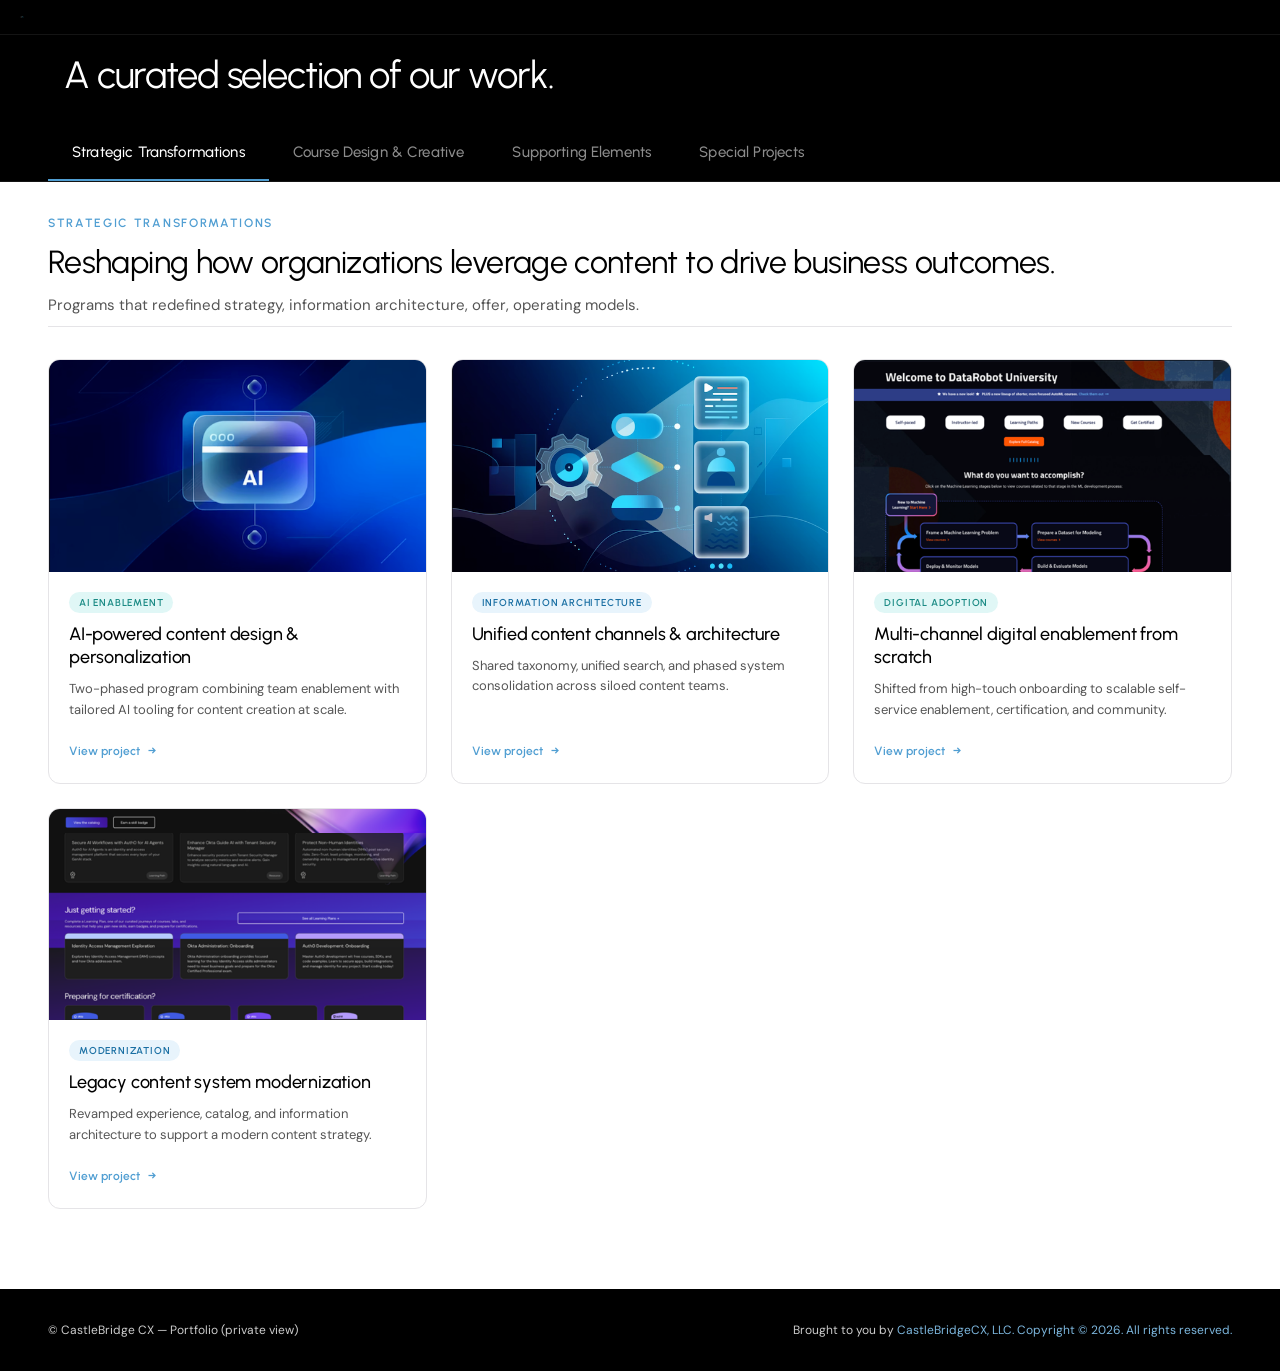
<file: index.html>
<!DOCTYPE html>
<html lang="en">
<head>
<meta charset="UTF-8"/>
<meta name="viewport" content="width=device-width, initial-scale=1.0"/>
<title>Portfolio — CastleBridge CX</title>
<meta name="description" content="A curated portfolio of CastleBridge CX work — strategic transformations, course design and creative, supporting elements, and special projects."/>
<meta name="robots" content="noindex,nofollow"/>
<link rel="preconnect" href="https://fonts.googleapis.com"/>
<link rel="preconnect" href="https://fonts.gstatic.com" crossorigin/>
<link href="https://fonts.googleapis.com/css2?family=Urbanist:ital,wght@0,300;0,400;0,500;0,600;0,700;1,300;1,400&family=DM Sans:wght@400;500;600&display=swap" rel="stylesheet"/>
<style>
*,*::before,*::after{box-sizing:border-box;margin:0;padding:0;}
:root{
  /* ── Brand backgrounds ── */
  --black:#000000;--white:#FFFFFF;--lgray:#E5E4E7;
  --surface:#f7f8fa;
  /* ── Brand colours ── */
  --blue:#509ED2;--teal:#2CC0B9;--turquoise:#10BDEB;
  --yellow:#FFC300;--orange:#FF8C00;--royal:#1D35C0;
  /* ── Tints ── */
  --blue-tint:#e8f4fc;--blue-dark:#1a6fa3;
  --teal-tint:#e0f7f6;--teal-dark:#1a8a84;
  /* ── Text ── */
  --ash:#555555;--soft-on-dark:#cccccc;--ink:#111111;
  /* ── Fonts ── */
  --fd:'Urbanist',sans-serif;--fb:'DM Sans',system-ui,sans-serif;
}
html{scroll-behavior:smooth;}
body{font-family:var(--fb);background:var(--white);color:var(--black);line-height:1.5;}
a{text-decoration:none;cursor:pointer;color:inherit;}
button{cursor:pointer;font-family:inherit;}
:focus-visible{outline:2px solid var(--blue);outline-offset:3px;border-radius:3px;}

/* ── Skip link (WCAG 2.4.1) ── */
.skip{position:absolute;left:-9999px;top:auto;width:1px;height:1px;overflow:hidden;}
.skip:focus{left:1rem;top:1rem;width:auto;height:auto;background:var(--blue);color:#fff;padding:8px 16px;border-radius:4px;z-index:999;font-size:13px;}

/* ── HEADER: logo top-left, 10px padding per style guide ── */
.pf-header{
  display:flex;align-items:center;
  padding:10px 10px 10px 10px;
  background:var(--black);
  border-bottom:.5px solid rgba(255,255,255,.08);
}
/* ── Logo image (top-left, on black header) ── */
.logo-link{
  display:inline-block;
  padding:6px 10px;
  line-height:0; /* removes phantom inline-image space */
}
.logo-link img{
  display:block;
  height: 2px;00px;     /* visual height in the header — tweak here only */
  width:auto;      /* preserves aspect ratio of the horizontal lockup */
  max-width:100%;
}
@media (max-width:720px){
  .logo-link img{ height:px; }
}

/* ── PAGE INTRO ── */
.pf-intro{
  background:var(--black);
  padding:1.25rem 4rem 1.25rem;
}
.pf-intro h1{
  font-family:var(--fd);
  font-size:clamp(30px,4.2vw,38px);
  font-weight:400;color:var(--white);
  letter-spacing:-.03em;line-height:1.1;
  margin-bottom:.5rem;max-width:780px;
}
.pf-intro p{
  font-size:15px;color:var(--soft-on-dark);
  line-height:1.2;max-width:620px;
}

/* ── TAB BAR ── */
.pf-tabs-wrap{
  background:var(--black);
  border-bottom:.5px solid rgba(255,255,255,.08);
  padding:0 3rem;
  position:sticky;top:0;z-index:50;
}
.pf-tabs{
  display:flex;flex-wrap:wrap;gap:0;
  max-width:1400px;margin:0 auto;
}
.pf-tab{
  background:none;border:none;
  font-family:var(--fd);font-size:15px;font-weight:500;
  color:rgba(255,255,255,.55);
  padding:18px 24px;
  border-bottom:2px solid transparent;
  transition:color .2s, border-color .2s;
  letter-spacing:.01em;
  white-space:nowrap;
}
.pf-tab:hover{color:var(--white);}
.pf-tab[aria-selected="true"]{
  color:var(--white);
  border-bottom-color:var(--blue);
}

/* ── PANELS ── */
main{background:var(--white);}
.pf-panel{
  padding:2rem 3rem 5rem;
  max-width:1400px;margin:0 auto;
}
.pf-panel[hidden]{display:none;}
.pf-panel-header{
  margin-bottom:2rem;
  padding-bottom:.5rem;
  border-bottom:.5px solid var(--lgray);
}
.pf-panel-ey{
  font-family:var(--fd);font-size:12px;font-weight:600;
  letter-spacing:.14em;text-transform:uppercase;
  color:var(--blue);margin-bottom:.75rem;
}
.pf-panel-title{
  font-family:var(--fd);
  font-size:clamp(22px,3.2vw,32px);
  font-weight:400;
  letter-spacing:-.02em;line-height:1.15;
  color:var(--black);
  margin-bottom:.75rem;
}
.pf-panel-sub{
  font-size:15px;color:var(--ash);
  line-height:1.7;max-width:800px;
}

/* ── TILE GRID ── */
.pf-grid{
  display:grid;
  grid-template-columns:repeat(auto-fill,minmax(300px,1fr));
  gap:1.5rem;
}

/* ── TILE ── */
.pf-tile{
  background:var(--white);
  border:1px solid var(--lgray);
  border-radius:12px;
  overflow:hidden;
  display:flex;flex-direction:column;
  text-align:left;
  width:100%;
  padding:0;
  transition:transform .25s ease, box-shadow .25s ease, border-color .25s ease;
  cursor:pointer;
}
.pf-tile:hover,
.pf-tile:focus-visible{
  transform:translateY(-4px);
  box-shadow:0 12px 28px rgba(0,0,0,.08);
  border-color:var(--blue);
}
.pf-tile-media{
  aspect-ratio:16/9; /* style guide §6 */
  background:var(--lgray);
  position:relative;overflow:hidden;
  display:flex;align-items:center;justify-content:center;
}
.pf-tile-media img{
  width:100%;height:100%;object-fit:cover;display:block;
}
/* Use .pf-tile-media.contain when the image is oversized, a diagram, or
   should be shown WHOLE inside the 16:9 frame instead of cropped to fill.
   Pads the image with a light-gray frame so it sits cleanly. */
.pf-tile-media.contain{
  background:var(--lgray);
  padding:12px;
}
.pf-tile-media.contain img{
  object-fit:contain;
}
/* Placeholder visual when no image is available */
.pf-tile-media.placeholder{
  background:linear-gradient(135deg,#0a1622 0%,#1a3a5c 60%,var(--blue) 100%);
}
.pf-tile-media .ph-mark{
  font-family:var(--fd);font-weight:500;font-size:18px;
  color:rgba(255,255,255,.92);letter-spacing:-.01em;
}
.pf-tile-media .ph-mark .bridge{color:var(--turquoise);}

.pf-tile-body{
  padding:1.25rem 1.25rem 1.4rem;
  display:flex;flex-direction:column;gap:.6rem;
  flex:1;
}
.pf-tile-tag{
  align-self:flex-start;
  font-family:var(--fd);font-size:10px;font-weight:600;
  letter-spacing:.08em;text-transform:uppercase;
  color:var(--teal-dark);background:var(--teal-tint);
  padding:3px 10px;border-radius:20px;
}
.pf-tile-tag.t-blue{color:var(--blue-dark);background:var(--blue-tint);}
.pf-tile-tag.t-neutral{color:var(--ash);background:var(--lgray);}

.pf-tile-title{
  font-family:var(--fd);font-size:18px;font-weight:500;
  color:var(--black);letter-spacing:-.01em;line-height:1.3;
}
.pf-tile-desc{
  font-size:13px;color:var(--ash);line-height:1.6;
}
.pf-tile-meta{
  display:flex;align-items:center;gap:.5rem;
  margin-top:auto;padding-top:.75rem;
  font-family:var(--fd);font-size:12px;font-weight:600;
  color:var(--blue);
}
.pf-tile-meta::after{
  content:"→";transition:transform .2s;
}
.pf-tile:hover .pf-tile-meta::after{transform:translateX(3px);}

/* ── EMPTY STATE ── */
.pf-empty{
  grid-column:1/-1;
  padding:3rem 1.5rem;
  border:1px dashed var(--lgray);
  border-radius:12px;
  text-align:center;
  color:var(--ash);
  font-size:14px;
}

/* ── FOOTER ── */
.pf-foot{
  background:var(--black);color:var(--soft-on-dark);
  padding:2rem 3rem;
  font-size:12px;
  display:flex;justify-content:space-between;align-items:center;
  flex-wrap:wrap;gap:1rem;
}
.pf-foot a{color:#7cb6dd;}
.pf-foot a:hover{color:var(--white);text-decoration:underline;}

/* ── RESPONSIVE ── */
@media (max-width:720px){
  .pf-header,.pf-intro,.pf-tabs-wrap,.pf-panel,.pf-foot{padding-left:1.25rem;padding-right:1.25rem;}
  .pf-tabs{overflow-x:auto;flex-wrap:nowrap;}
  .pf-tab{padding:14px 16px;font-size:12px;}
  .pf-grid{grid-template-columns:1fr;gap:1.25rem;}
}
</style>
</head>
<body>

<a href="#main" class="skip">Skip to main content</a>

<!-- HEADER: logo top-left only, no public nav -->
<header class="pf-header" role="banner">
  <a href="#" class="logo-link" aria-label="CastleBridgeCX home">
    <img src="Tranparent_CastleBridge_CX_Horizontal_Black_and_Blue_on_Black.png" alt="CastleBridgeCX logo"/>
  </a>
</header>


<!-- INTRO -->
<section class="pf-intro" aria-labelledby="pf-heading">
  <h1 id="pf-heading">A curated selection of our work.</h1>
</section>

<!-- TABS -->
<div class="pf-tabs-wrap">
  <div class="pf-tabs" role="tablist" aria-label="Portfolio categories">
    <button class="pf-tab" role="tab" id="tab-strategic" aria-controls="panel-strategic" aria-selected="true" tabindex="0">Strategic Transformations</button>
    <button class="pf-tab" role="tab" id="tab-course"    aria-controls="panel-course"    aria-selected="false" tabindex="-1">Course Design &amp; Creative</button>
    <button class="pf-tab" role="tab" id="tab-support"   aria-controls="panel-support"   aria-selected="false" tabindex="-1">Supporting Elements</button>
    <button class="pf-tab" role="tab" id="tab-special"   aria-controls="panel-special"   aria-selected="false" tabindex="-1">Special Projects</button>
  </div>
</div>

<main id="main">

  <!-- ════════════════════════════════════════════════════════════════════
       PANEL 1: STRATEGIC TRANSFORMATIONS
       To add a tile: copy any <a class="pf-tile">…</a> block.
       Update href, image (or use placeholder), tag class, title, desc.
       Tag classes: (default = teal), .t-blue, .t-neutral
       ════════════════════════════════════════════════════════════════════ -->
  <section class="pf-panel" id="panel-strategic" role="tabpanel" aria-labelledby="tab-strategic">
    <div class="pf-panel-header">
      <p class="pf-panel-ey">Strategic Transformations</p>
      <h2 class="pf-panel-title">Reshaping how organizations leverage content to drive business outcomes.</h2>
      <p class="pf-panel-sub">Programs that redefined strategy, information architecture, offer, operating models.</p>
    </div>

    <div class="pf-grid">

      <a class="pf-tile" href="#" aria-label="View project: AI-powered content design and personalization">
        <div class="pf-tile-media"><img src="AICardsmall.png" alt="Abstract visual representing AI-powered content workflows"/></div>
        <div class="pf-tile-body">
          <span class="pf-tile-tag">AI Enablement</span>
          <h3 class="pf-tile-title">AI-powered content design &amp; personalization</h3>
          <p class="pf-tile-desc">Two-phased program combining team enablement with tailored AI tooling for content creation at scale.</p>
          <span class="pf-tile-meta">View project</span>
        </div>
      </a>

      <a class="pf-tile" href="#" aria-label="View project: Unified content channels and architecture">
        <div class="pf-tile-media"><img src="orchestrateCardsmall.png" alt="Visual representing unified content channels and information architecture"/></div>
        <div class="pf-tile-body">
          <span class="pf-tile-tag t-blue">Information Architecture</span>
          <h3 class="pf-tile-title">Unified content channels &amp; architecture</h3>
          <p class="pf-tile-desc">Shared taxonomy, unified search, and phased system consolidation across siloed content teams.</p>
          <span class="pf-tile-meta">View project</span>
        </div>
      </a>

      <a class="pf-tile" href="#" aria-label="View project: Multi-channel digital enablement from scratch">
        <div class="pf-tile-media"><img src="DRUThumbnail.png" alt="Visual representing DataRobot University landing page"/></div>
        <div class="pf-tile-body">
          <span class="pf-tile-tag">Digital Adoption</span>
          <h3 class="pf-tile-title">Multi-channel digital enablement from scratch</h3>
          <p class="pf-tile-desc">Shifted from high-touch onboarding to scalable self-service enablement, certification, and community.</p>
           <span class="pf-tile-meta">View project</span>
        </div>
      </a>

      <a class="pf-tile" href="#" aria-label="View project: Modernize legacy content systems">
        <div class="pf-tile-media"><img src="oktathumbnail.png" alt="Visual representing modern Okta platforms"/></div>
        <div class="pf-tile-body">
          <span class="pf-tile-tag t-blue">Modernization</span>
          <h3 class="pf-tile-title">Legacy content system modernization</h3>
          <p class="pf-tile-desc">Revamped experience, catalog, and information architecture to support a modern content strategy.</p>
          <span class="pf-tile-meta">View project</span>
        </div>
      </a>

      <!-- TILE TEMPLATE — copy this block to add more tiles
           • Put the real path in the OUTER <a href>. Do NOT nest a second <a> inside .pf-tile-meta.
           • Add target="_blank" rel="noopener noreferrer" if you want a new tab.
           • Use a relative path (e.g. "Courses/Foo/index.html"), not a leading slash.
           • To use a real image: <div class="pf-tile-media"><img src="thumb.png" alt="..."/></div>
           • To use a placeholder: <div class="pf-tile-media placeholder">...</div>
           • To shrink an oversize image: add the "contain" modifier — see Visual Design tile below.
      <a class="pf-tile" href="Courses/YourCourse/index.html" target="_blank" rel="noopener noreferrer" aria-label="View project: TITLE (opens in new tab)">
        <div class="pf-tile-media"><img src="your-thumb.png" alt="Descriptive alt text"/></div>
        <div class="pf-tile-body">
          <span class="pf-tile-tag">Tag</span>
          <h3 class="pf-tile-title">Project title</h3>
          <p class="pf-tile-desc">One-sentence project description.</p>
          <span class="pf-tile-meta">View project</span>
        </div>
      </a>
      -->

    </div>
  </section>

  <!-- ════════════════════════════════════════════════════════════════════
       PANEL 2: COURSE DESIGN & CREATIVE
       ════════════════════════════════════════════════════════════════════ -->
  <section class="pf-panel" id="panel-course" role="tabpanel" aria-labelledby="tab-course" hidden>
    <div class="pf-panel-header">
      <p class="pf-panel-ey">Course Design &amp; Creative</p>
      <h2 class="pf-panel-title">Engaging learning experiences that build skills for the real world.</h2>
    </div>

    <div class="pf-grid">
      <a class="pf-tile" href="Courses/PreparingDataforAIML/index.html" target="_blank" rel="noopener noreferrer" aria-label="View project: Preparing Data for AI and Machine Learning (opens in new tab)">
       <div class="pf-tile-media"><img src="DataAnalysisThumbnail.png" alt="Visual representing Data Analysis course"/></div>
        <div class="pf-tile-body">
          <span class="pf-tile-tag">Digital Course</span>
          <h3 class="pf-tile-title">Preparing Data for AI and Machine Learning</h3>
          <p class="pf-tile-desc">Setting yourself up for success in an AI/ML project.</p>
         <span class="pf-tile-meta">View project</span>
        </div>
      </a>

      <a class="pf-tile" href="#" aria-label="View project: Gamification of learning">
        <div class="pf-tile-media"><img src="gamethumbnail.png" alt="Visual gamified assessment"/></div>
        <div class="pf-tile-body">
          <span class="pf-tile-tag t-blue">Assessment</span>
          <h3 class="pf-tile-title">Learning Feedback</h3>
          <p class="pf-tile-desc">Gamified assessment that increases engagement and retention.</p>
          <span class="pf-tile-meta">View project</span>
        </div>
      </a>

      <a class="pf-tile" href="#" aria-label="View project: Visual Design and Storytelling">
       <div class="pf-tile-media contain"><img src="organizerboxessmall.png" alt="Visual representing organization"/></div>
        <div class="pf-tile-body">
          <span class="pf-tile-tag t-neutral">Digital Course</span>
          <h3 class="pf-tile-title">Visual Design and Storytelling</h3>
          <p class="pf-tile-desc">Principles for creating compelling visual narratives to support learning.</p>
          <span class="pf-tile-meta">View project</span>
        </div>
      </a>

    </div>
  </section>

  <!-- ════════════════════════════════════════════════════════════════════
       PANEL 3: SUPPORTING ELEMENTS
       ════════════════════════════════════════════════════════════════════ -->
  <section class="pf-panel" id="panel-support" role="tabpanel" aria-labelledby="tab-support" hidden>
    <div class="pf-panel-header">
      <p class="pf-panel-ey">Supporting Elements</p>
      <h2 class="pf-panel-title">Style guides, reference materials, and tooling.</h2>
    </div>
    <div class="pf-grid">

      <a class="pf-tile" href="#" aria-label="View project: Content style guide and component library">
        <div class="pf-tile-media placeholder"><span class="ph-mark">Castle<span class="bridge">Bridge</span>CX</span></div>
        <div class="pf-tile-body">
          <span class="pf-tile-tag">Style Guide</span>
          <h3 class="pf-tile-title">Content style guide &amp; AI Component library</h3>
          <p class="pf-tile-desc">Voice, formatting, and reusable AI skill templates to accelerate consistent course development.</p>
          <span class="pf-tile-meta">View project</span>
        </div>
      </a>

      <a class="pf-tile" href="#" aria-label="View project: Job aids and quick-reference cards">
        <div class="pf-tile-media placeholder"><span class="ph-mark">Castle<span class="bridge">Bridge</span>CX</span></div>
        <div class="pf-tile-body">
          <span class="pf-tile-tag t-blue">Job Aids</span>
          <h3 class="pf-tile-title">Quick-reference cards &amp; job aids</h3>
          <p class="pf-tile-desc">Point-of-need reinforcement for frequently-used workflows.</p>
          <span class="pf-tile-meta">View project</span>
        </div>
      </a>
    </div>
  </section>

  <!-- ════════════════════════════════════════════════════════════════════
       PANEL 4: SPECIAL PROJECTS
       ════════════════════════════════════════════════════════════════════ -->
  <section class="pf-panel" id="panel-special" role="tabpanel" aria-labelledby="tab-special" hidden>
    <div class="pf-panel-header">
      <p class="pf-panel-ey">Special Projects</p>
      <h2 class="pf-panel-title">One-of-a-kind work, worth its own spotlight.</h2>
    </div>

    <div class="pf-grid">

      <a class="pf-tile" href="#" aria-label="View project: Conference keynote and workshop design">
        <div class="pf-tile-media placeholder"><span class="ph-mark">Castle<span class="bridge">Bridge</span>CX</span></div>
        <div class="pf-tile-body">
          <span class="pf-tile-tag">Speaking</span>
          <h3 class="pf-tile-title">Conference keynote &amp; workshop design</h3>
          <p class="pf-tile-desc">Industry talks and hands-on workshops on content strategy and AI in enablement.</p>
          <span class="pf-tile-meta">View project</span>
        </div>
      </a>

      <a class="pf-tile" href="#" aria-label="View project: Research initiative on content effectiveness">
        <div class="pf-tile-media placeholder"><span class="ph-mark">Castle<span class="bridge">Bridge</span>CX</span></div>
        <div class="pf-tile-body">
          <span class="pf-tile-tag t-blue">Research</span>
          <h3 class="pf-tile-title">Research on content effectiveness</h3>
          <p class="pf-tile-desc">Mixed-methods study mapping content interactions to product adoption outcomes.</p>
          <span class="pf-tile-meta">View project</span>
        </div>
      </a>

    </div>
  </section>

</main>

<!-- FOOTER -->
<footer class="pf-foot" role="contentinfo">
  <span>&copy; CastleBridge CX — Portfolio (private view)</span>
  <span>Brought to you by <a href="#">CastleBridgeCX, LLC. Copyright © 2026. All rights reserved.</a></span>
</footer>

<script>
(function(){
  const tabs = Array.from(document.querySelectorAll('[role="tab"]'));
  const panels = tabs.map(t => document.getElementById(t.getAttribute('aria-controls')));

  function activate(tab, focusIt){
    tabs.forEach((t,i) => {
      const selected = t === tab;
      t.setAttribute('aria-selected', selected ? 'true' : 'false');
      t.tabIndex = selected ? 0 : -1;
      panels[i].hidden = !selected;
    });
    if(focusIt) tab.focus();
  }

  tabs.forEach((tab, idx) => {
    tab.addEventListener('click', () => activate(tab, false));
    tab.addEventListener('keydown', (e) => {
      let next = null;
      if(e.key === 'ArrowRight') next = tabs[(idx + 1) % tabs.length];
      else if(e.key === 'ArrowLeft') next = tabs[(idx - 1 + tabs.length) % tabs.length];
      else if(e.key === 'Home') next = tabs[0];
      else if(e.key === 'End') next = tabs[tabs.length - 1];
      if(next){ e.preventDefault(); activate(next, true); }
    });
  });
})();
</script>

</body>
</html>
</file>
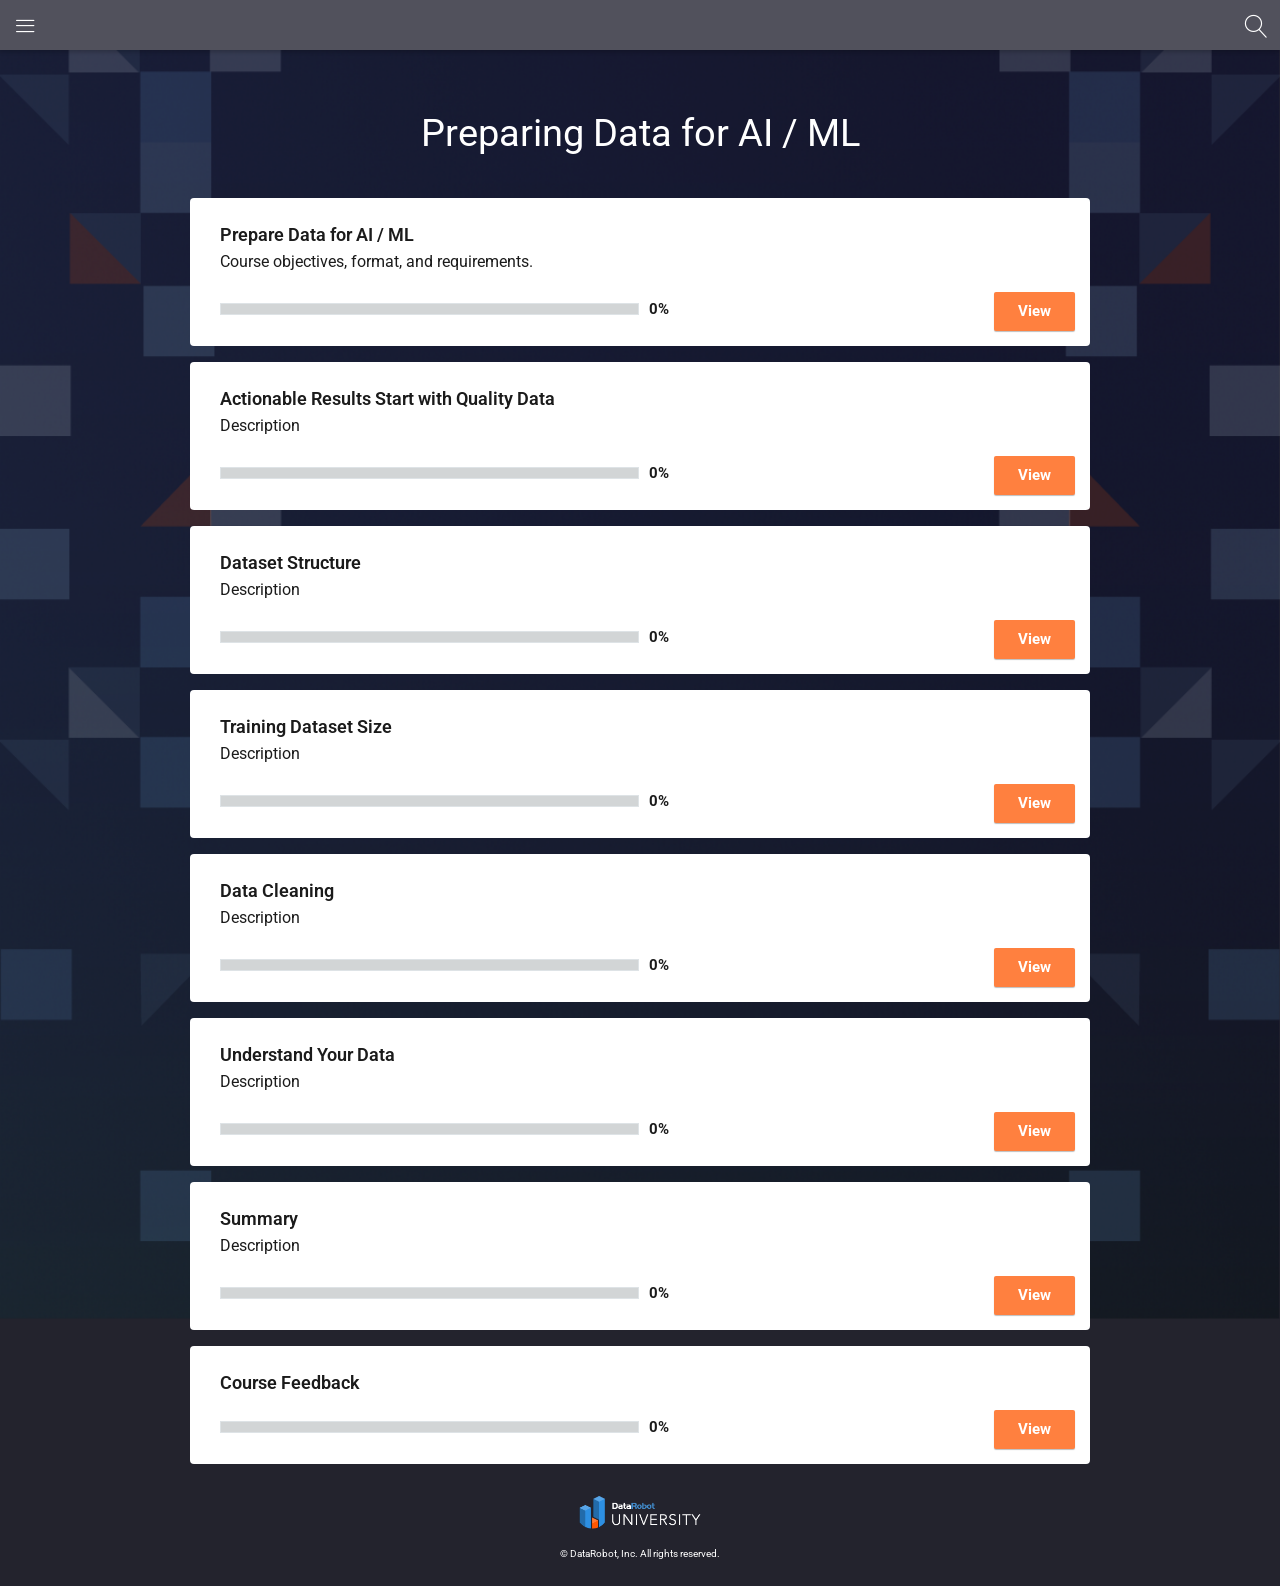
<file: Courses/PreparingDataforAIML/index.html>
<!DOCTYPE html><html lang="en"><head>
    <!-- DEVELOPERS: The EVOLVE Team (evolveauthoring.com) - Akram Ali, Sal Ali, Wesley Atkinson, Nairi Booloozian, Matt Cleghorn, Daryl Hedley, Malcolm Jukes, Brandon Karunakaran -->
    <meta http-equiv="X-UA-Compatible" content="IE=edge">
    <meta content="text/html;charset=utf-8" http-equiv="Content-Type">
    <meta content="utf-8" http-equiv="encoding">
    <meta name="format-detection" content="telephone=no">
    <meta name="apple-mobile-web-app-capable" content="yes">
    <title></title>
    <meta name="viewport" content="width=device-width, initial-scale=1.0">
    <style>
        * {
            box-sizing: border-box;
        }

        *:active {
            outline: none;
        }

        html, body {
            height: 100%;
        }

        html, body, div, dl, dt, dd, ul, ol, li, h1, h2, h3, h4, h5, h6, pre, form, p, blockquote, th, td {
            margin: 0;
            padding: 0;
        }

        h1, h2, h3, h4, h5, h6 {
            font-weight: normal;
        }

        img {
            max-width: 100%;
            height: auto;
        }
    </style>
    <link href="player/css/player.css" type="text/css" rel="stylesheet">
</head>

<body>
    <div id="ev-root">
    </div>
    <script src="libraries/modernizr.js" type="text/javascript" language="javascript"></script>
    <script src="player/js/courseData.js" type="text/javascript" language="javascript"></script>
    <script src="player/js/player.min.js" type="text/javascript" language="javascript"></script>

<script src="libraries/pdfmake.js" type="text/javascript" language="javascript"></script>
<script src="libraries/vfs_fonts.js" type="text/javascript" language="javascript"></script>
</body></html>
</file>
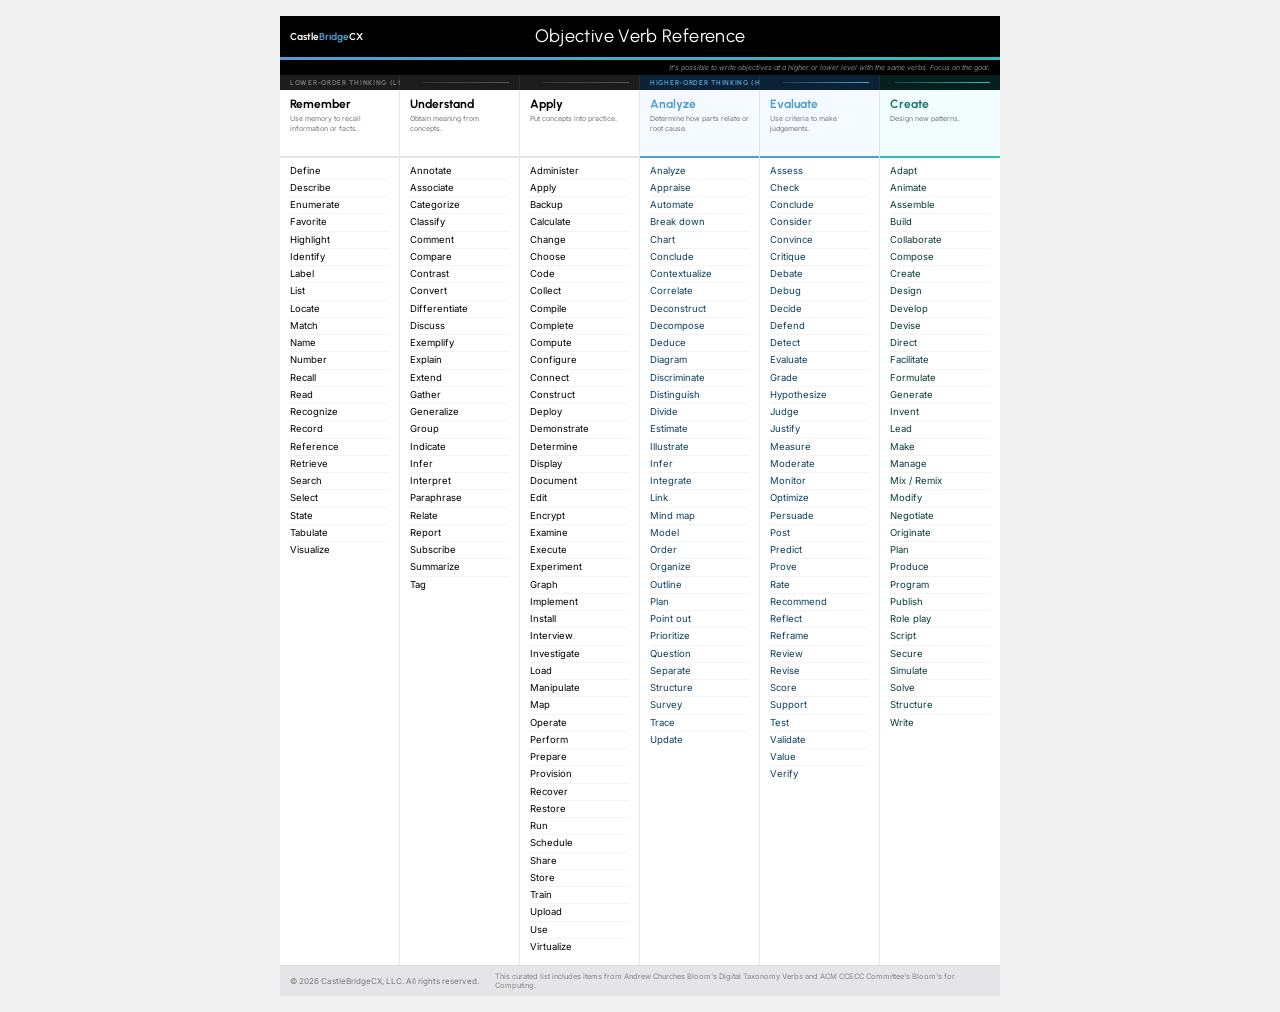
<file: Special Projects/cheatsheet_blooms_digital.html>
<!DOCTYPE html>
<html lang="en">
<head>
<meta charset="UTF-8">
<meta name="viewport" content="width=device-width, initial-scale=1.0">
<title>Bloom's Digital Taxonomy Verbs — CastleBridgeCX Cheat Sheet</title>
<link rel="preconnect" href="https://fonts.googleapis.com">
<link rel="preconnect" href="https://fonts.gstatic.com" crossorigin>
<link href="https://fonts.googleapis.com/css2?family=Urbanist:wght@300;400;500;600;700;800&family=Inter:wght@300;400;500;600&display=swap" rel="stylesheet">
<style>
*, *::before, *::after { box-sizing: border-box; margin: 0; padding: 0; }
:root {
  --blue: #509ED2; --teal: #2CC0B9; --orange: #FF8C00; --black: #000; --white: #fff; --lgray: #E5E4E7;
  --font-h: 'Urbanist', sans-serif; --font-b: 'Inter', sans-serif;
}
body { font-family: var(--font-b); background: #f0f0f0; display: flex; justify-content: center; align-items: flex-start; min-height: 100vh; padding: 16px; }
.sheet { background: var(--white); display: flex; flex-direction: column; width: 720px; }

/* Header */
.sheet-header {
  background: var(--black);
  padding: 10px 10px 9px;
  display: flex;
  align-items: center;
  justify-content: center;
  position: relative;
}
.logo-text { font-family: var(--font-h); font-weight: 700; font-size: 10px; color: #fff; white-space: nowrap; position: absolute; left: 10px; }
.logo-text span { color: var(--blue); }
.sheet-title-block { text-align: center; }
.sheet-title { font-family: var(--font-h); font-size: 18px; font-weight: 400; color: #fff; line-height: 1.2; letter-spacing: 0.02em; }
.sheet-title em { font-style: normal; color: #fff; }

/* Accent bar */
.accent-bar { height: 3px; background: linear-gradient(to right, var(--blue), var(--teal)); }

/* Note strip */
.note-strip { background: var(--black); padding: 3px 10px; font-family: var(--font-b); font-size: 7px; color: #888; font-style: italic; text-align: right; }

/* LOTS / HOTS label row */
.lh-row { display: grid; grid-template-columns: repeat(6, 120px); }
.lh-cell { padding: 3px 10px; display: flex; align-items: center; gap: 5px; }
.lh-lots { background: #1c1c1c; border-right: 1px solid #2a2a2a; }
.lh-hots { background: #0b2236; border-right: 1px solid #102d46; }
.lh-hots-teal { background: #061f1e; }
.lh-lots-cont { background: #1c1c1c; border-right: 1px solid #2a2a2a; display: flex; align-items: center; padding: 3px 10px; }
.lh-hots-cont { background: #0b2236; border-right: 1px solid #102d46; display: flex; align-items: center; padding: 3px 10px; }
.lh-label { font-family: var(--font-h); font-size: 7px; font-weight: 700; letter-spacing: 0.1em; text-transform: uppercase; white-space: nowrap; }
.lh-lots .lh-label { color: #777; }
.lh-hots .lh-label { color: var(--blue); }
.lh-hots-teal .lh-label { color: var(--teal); }
.lh-lots-cont .lh-label, .lh-hots-cont .lh-label { visibility: hidden; }
.lh-line { flex: 1; height: 1px; }
.lh-lots .lh-line, .lh-lots-cont .lh-line { background: linear-gradient(to right, #333, #555); }
.lh-hots .lh-line, .lh-hots-cont .lh-line { background: linear-gradient(to right, #1a4060, var(--blue)); }
.lh-hots-teal .lh-line { background: linear-gradient(to right, #0e4a48, var(--teal)); }

/* Grid */
.tiers-grid { display: grid; grid-template-columns: repeat(6, 120px); }
.tier-col { border-right: 1px solid var(--lgray); display: flex; flex-direction: column; }
.tier-col:last-child { border-right: none; }

/* Col headers */
.tier-col-head { padding: 7px 10px 4px; border-bottom: 2px solid var(--lgray); height: 68px; display: flex; flex-direction: column; justify-content: flex-start; }
.tier-name { font-family: var(--font-h); font-size: 12px; font-weight: 700; color: var(--black); margin-bottom: 3px; }
.tier-def { font-family: var(--font-b); font-size: 7px; color: #777; line-height: 1.5; }
.tier-col.hots .tier-col-head { background: #f4faff; border-bottom-color: var(--blue); }
.tier-col.hots .tier-name { color: var(--blue); }
.tier-col.hots-teal .tier-col-head { background: #f1fefd; border-bottom-color: var(--teal); }
.tier-col.hots-teal .tier-name { color: #177a75; }

/* Verb list */
.verb-list { padding: 5px 10px 10px; display: flex; flex-direction: column; list-style: none; }
.verb { font-family: var(--font-b); font-size: 9.5px; color: var(--black); line-height: 1.5; padding: 1px 0; border-bottom: 1px solid #f3f3f3; white-space: nowrap; }
.verb:last-child { border-bottom: none; }
.tier-col.hots .verb { color: #0d3f60; }
.tier-col.hots-teal .verb { color: #083b38; }

/* Footer */
.sheet-footer { background: var(--lgray); padding: 6px 10px; display: flex; align-items: center; justify-content: space-between; border-top: 1px solid #d8d7da; gap: 16px; }
.footer-credit { font-family: var(--font-b); font-size: 7.5px; color: #888; }
.footer-brand { font-family: var(--font-b); font-size: 8px; color: #777; white-space: nowrap; }
.footer-brand strong { color: var(--blue); }

@media print {
  body { background: none; padding: 0; display: block; }
  .sheet { width: 100%; display: flex; }
  @page { size: A4 landscape; margin: 0; }
}
</style>
</head>
<body>
<div class="sheet" role="main">

  <header class="sheet-header">
    <span class="logo-text">Castle<span>Bridge</span>CX</span>
    <div class="sheet-title-block">
      <h1 class="sheet-title"><em>Objective Verb</em> Reference</h1>
    </div>
  </header>

  <div class="accent-bar" aria-hidden="true"></div>
  <div class="note-strip">It's possible to write objectives at a higher or lower level with the same verbs. Focus on the goal.</div>

  <!-- LOTS / HOTS labels sit directly above their respective columns -->
  <div class="lh-row" aria-label="Cognitive level groupings">
    <div class="lh-cell lh-lots"><span class="lh-label">Lower-Order Thinking (LOTS)</span><span class="lh-line"></span></div>
    <div class="lh-cell lh-lots-cont"><span class="lh-label">—</span><span class="lh-line"></span></div>
    <div class="lh-cell lh-lots-cont"><span class="lh-label">—</span><span class="lh-line"></span></div>
    <div class="lh-cell lh-hots"><span class="lh-label">Higher-Order Thinking (HOTS)</span><span class="lh-line"></span></div>
    <div class="lh-cell lh-hots-cont"><span class="lh-label">—</span><span class="lh-line"></span></div>
    <div class="lh-cell lh-hots-teal"><span class="lh-label"></span><span class="lh-line"></span></div>
  </div>

  <div class="tiers-grid" role="region" aria-label="Bloom's Digital Taxonomy tiers and verbs">

    <!-- 1: Remember -->
    <div class="tier-col">
      <div class="tier-col-head">
        <h2 class="tier-name">Remember</h2>
        <p class="tier-def">Use memory to recall information or facts.</p>
      </div>
      <ul class="verb-list" aria-label="Remember verbs">
        <li class="verb">Define</li>
        <li class="verb">Describe</li>
        <li class="verb">Enumerate</li>
        <li class="verb">Favorite</li>
        <li class="verb">Highlight</li>
        <li class="verb">Identify</li>
        <li class="verb">Label</li>
        <li class="verb">List</li>
        <li class="verb">Locate</li>
        <li class="verb">Match</li>
        <li class="verb">Name</li>
        <li class="verb">Number</li>
        <li class="verb">Recall</li>
        <li class="verb">Read</li>
        <li class="verb">Recognize</li>
        <li class="verb">Record</li>
        <li class="verb">Reference</li>
        <li class="verb">Retrieve</li>
        <li class="verb">Search</li>
        <li class="verb">Select</li>
        <li class="verb">State</li>
        <li class="verb">Tabulate</li>
        <li class="verb">Visualize</li>
      </ul>
    </div>

    <!-- 2: Understand -->
    <div class="tier-col">
      <div class="tier-col-head">
        <h2 class="tier-name">Understand</h2>
        <p class="tier-def">Obtain meaning from concepts.</p>
      </div>
      <ul class="verb-list" aria-label="Understand verbs">
        <li class="verb">Annotate</li>
        <li class="verb">Associate</li>
        <li class="verb">Categorize</li>
        <li class="verb">Classify</li>
        <li class="verb">Comment</li>
        <li class="verb">Compare</li>
        <li class="verb">Contrast</li>
        <li class="verb">Convert</li>
        <li class="verb">Differentiate</li>
        <li class="verb">Discuss</li>
        <li class="verb">Exemplify</li>
        <li class="verb">Explain</li>
        <li class="verb">Extend</li>
        <li class="verb">Gather</li>
        <li class="verb">Generalize</li>
        <li class="verb">Group</li>
        <li class="verb">Indicate</li>
        <li class="verb">Infer</li>
        <li class="verb">Interpret</li>
        <li class="verb">Paraphrase</li>
        <li class="verb">Relate</li>
        <li class="verb">Report</li>
        <li class="verb">Subscribe</li>
        <li class="verb">Summarize</li>
        <li class="verb">Tag</li>
      </ul>
    </div>

    <!-- 3: Apply -->
    <div class="tier-col">
      <div class="tier-col-head">
        <h2 class="tier-name">Apply</h2>
        <p class="tier-def">Put concepts into practice.</p>
      </div>
      <ul class="verb-list" aria-label="Apply verbs">
        <li class="verb">Administer</li>
        <li class="verb">Apply</li>
        <li class="verb">Backup</li>
        <li class="verb">Calculate</li>
        <li class="verb">Change</li>
        <li class="verb">Choose</li>
        <li class="verb">Code</li>
        <li class="verb">Collect</li>
        <li class="verb">Compile</li>
        <li class="verb">Complete</li>
        <li class="verb">Compute</li>
        <li class="verb">Configure</li>
        <li class="verb">Connect</li>
        <li class="verb">Construct</li>
        <li class="verb">Deploy</li>
        <li class="verb">Demonstrate</li>
        <li class="verb">Determine</li>
        <li class="verb">Display</li>
        <li class="verb">Document</li>
        <li class="verb">Edit</li>
        <li class="verb">Encrypt</li>
        <li class="verb">Examine</li>
        <li class="verb">Execute</li>
        <li class="verb">Experiment</li>
        <li class="verb">Graph</li>
        <li class="verb">Implement</li>
        <li class="verb">Install</li>
        <li class="verb">Interview</li>
        <li class="verb">Investigate</li>
        <li class="verb">Load</li>
        <li class="verb">Manipulate</li>
        <li class="verb">Map</li>
        <li class="verb">Operate</li>
        <li class="verb">Perform</li>
        <li class="verb">Prepare</li>
        <li class="verb">Provision</li>
        <li class="verb">Recover</li>
        <li class="verb">Restore</li>
        <li class="verb">Run</li>
        <li class="verb">Schedule</li>
        <li class="verb">Share</li>
        <li class="verb">Store</li>
        <li class="verb">Train</li>
        <li class="verb">Upload</li>
        <li class="verb">Use</li>
        <li class="verb">Virtualize</li>
      </ul>
    </div>

    <!-- 4: Analyze -->
    <div class="tier-col hots">
      <div class="tier-col-head">
        <h2 class="tier-name">Analyze</h2>
        <p class="tier-def">Determine how parts relate or root cause.</p>
      </div>
      <ul class="verb-list" aria-label="Analyze verbs">
        <li class="verb">Analyze</li>
        <li class="verb">Appraise</li>
        <li class="verb">Automate</li>
        <li class="verb">Break down</li>
        <li class="verb">Chart</li>
        <li class="verb">Conclude</li>        <li class="verb">Contextualize</li>
        <li class="verb">Correlate</li>
        <li class="verb">Deconstruct</li>
        <li class="verb">Decompose</li>
        <li class="verb">Deduce</li>
        <li class="verb">Diagram</li>
        <li class="verb">Discriminate</li>
        <li class="verb">Distinguish</li>
        <li class="verb">Divide</li>
        <li class="verb">Estimate</li>
        <li class="verb">Illustrate</li>
        <li class="verb">Infer</li>
        <li class="verb">Integrate</li>
        <li class="verb">Link</li>
        <li class="verb">Mind map</li>
        <li class="verb">Model</li>
        <li class="verb">Order</li>
        <li class="verb">Organize</li>
        <li class="verb">Outline</li>
        <li class="verb">Plan</li>
        <li class="verb">Point out</li>
        <li class="verb">Prioritize</li>
        <li class="verb">Question</li>
        <li class="verb">Separate</li>
        <li class="verb">Structure</li>
        <li class="verb">Survey</li>
        <li class="verb">Trace</li>
        <li class="verb">Update</li>
      </ul>
    </div>

    <!-- 5: Evaluate -->
    <div class="tier-col hots">
      <div class="tier-col-head">
        <h2 class="tier-name">Evaluate</h2>
        <p class="tier-def">Use criteria to make judgements.</p>
      </div>
      <ul class="verb-list" aria-label="Evaluate verbs">
        <li class="verb">Assess</li>
        <li class="verb">Check</li>
        <li class="verb">Conclude</li>
        <li class="verb">Consider</li>
        <li class="verb">Convince</li>
        <li class="verb">Critique</li>
        <li class="verb">Debate</li>
        <li class="verb">Debug</li>
        <li class="verb">Decide</li>
        <li class="verb">Defend</li>
        <li class="verb">Detect</li>
        <li class="verb">Evaluate</li>
        <li class="verb">Grade</li>
        <li class="verb">Hypothesize</li>
        <li class="verb">Judge</li>
        <li class="verb">Justify</li>
        <li class="verb">Measure</li>
        <li class="verb">Moderate</li>
        <li class="verb">Monitor</li>
        <li class="verb">Optimize</li>
        <li class="verb">Persuade</li>
        <li class="verb">Post</li>
        <li class="verb">Predict</li>
        <li class="verb">Prove</li>
        <li class="verb">Rate</li>
        <li class="verb">Recommend</li>
        <li class="verb">Reflect</li>
        <li class="verb">Reframe</li>
        <li class="verb">Review</li>
        <li class="verb">Revise</li>
        <li class="verb">Score</li>
        <li class="verb">Support</li>
        <li class="verb">Test</li>
        <li class="verb">Validate</li>
        <li class="verb">Value</li>
        <li class="verb">Verify</li>
      </ul>
    </div>

    <!-- 6: Create -->
    <div class="tier-col hots-teal">
      <div class="tier-col-head">
        <h2 class="tier-name">Create</h2>
        <p class="tier-def">Design new patterns.</p>
      </div>
      <ul class="verb-list" aria-label="Create verbs">
        <li class="verb">Adapt</li>
        <li class="verb">Animate</li>
        <li class="verb">Assemble</li>
        <li class="verb">Build</li>
        <li class="verb">Collaborate</li>
        <li class="verb">Compose</li>
        <li class="verb">Create</li>
        <li class="verb">Design</li>
        <li class="verb">Develop</li>
        <li class="verb">Devise</li>
        <li class="verb">Direct</li>
        <li class="verb">Facilitate</li>
        <li class="verb">Formulate</li>
        <li class="verb">Generate</li>
        <li class="verb">Invent</li>
        <li class="verb">Lead</li>
        <li class="verb">Make</li>
        <li class="verb">Manage</li>
        <li class="verb">Mix / Remix</li>
        <li class="verb">Modify</li>
        <li class="verb">Negotiate</li>
        <li class="verb">Originate</li>
        <li class="verb">Plan</li>
        <li class="verb">Produce</li>
        <li class="verb">Program</li>
        <li class="verb">Publish</li>
        <li class="verb">Role play</li>
        <li class="verb">Script</li>
        <li class="verb">Secure</li>
        <li class="verb">Simulate</li>
        <li class="verb">Solve</li>
        <li class="verb">Structure</li>
        <li class="verb">Write</li>
      </ul>
    </div>

  </div>

  <footer class="sheet-footer">
    <p class="footer-brand">© 2026 CastleBridgeCX, LLC. All rights reserved.</p>
    <p class="footer-credit">This curated list includes items from Andrew Churches Bloom's Digital Taxonomy Verbs and ACM CCECC Committee's Bloom's for Computing.</p>
  </footer>

</div>
</body>
</html>
</file>
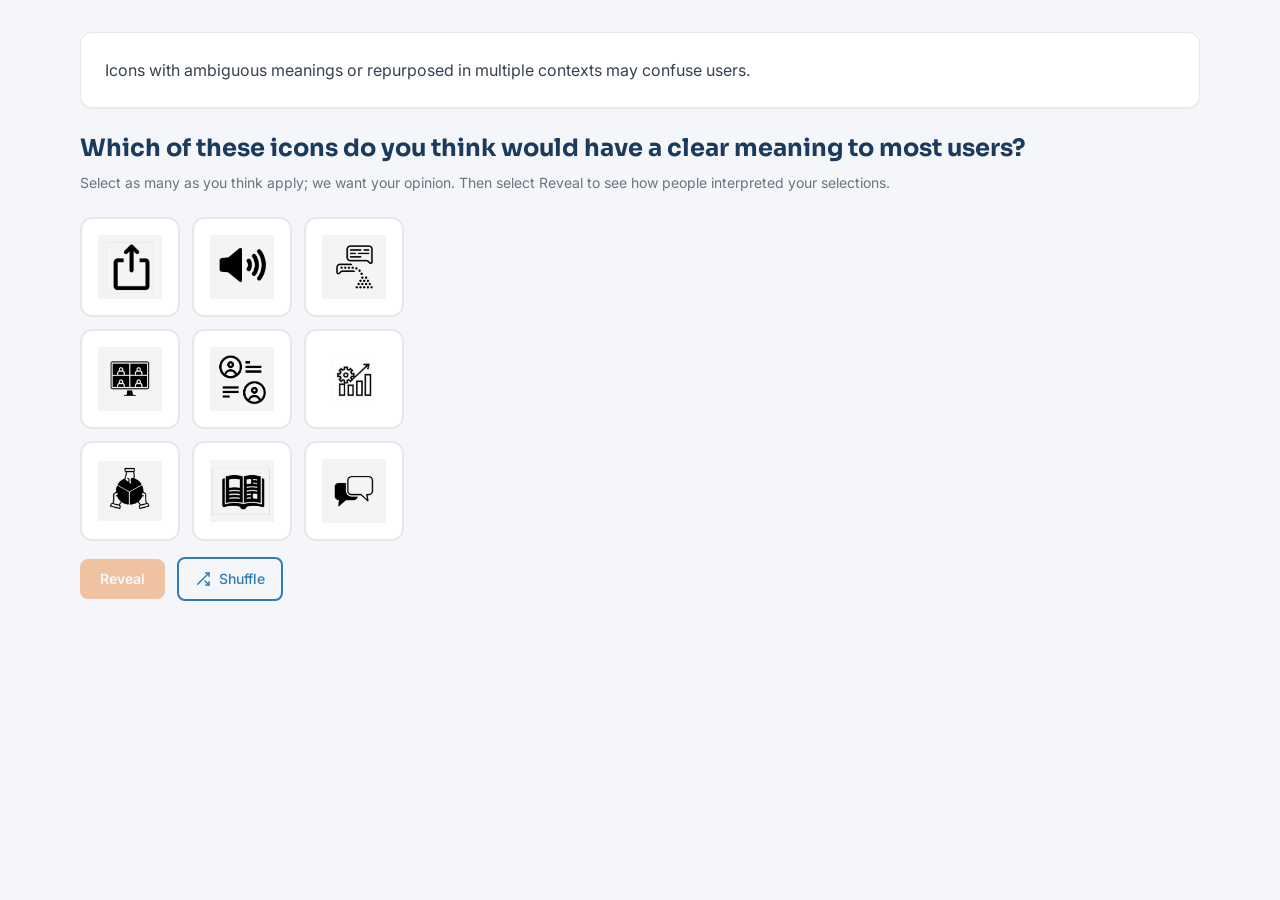
<file: Special Projects/samples/icon_recognition.html>
<!DOCTYPE html>
<html lang="en" style="height:100%">
<head>
  <meta charset="UTF-8">
  <meta name="viewport" content="width=device-width, initial-scale=1.0">
  <title>Icon Recognition — Visual Design</title>
  <script src="tailwind.js"></script>
  <link href="https://fonts.googleapis.com/css2?family=Sora:wght@400;600;700&family=Inter:wght@400;500;600&display=swap" rel="stylesheet">
  <script>
    tailwind.config = {
      theme: {
        extend: {
          colors: {
            brand: {
              primary:   '#1B3A5C',
              secondary: '#2E7BB8',
              accent:    '#E87722',
              neutral:   '#F4F6F9',
            }
          },
          fontFamily: {
            heading: ['Sora', 'sans-serif'],
            body:    ['Inter', 'sans-serif'],
          }
        }
      }
    }
  </script>
  <style>
    /* Smooth transitions for state changes — not expressible in Tailwind alone */
    .icon-btn {
      transition: transform 0.15s ease, box-shadow 0.15s ease, border-color 0.15s ease, background-color 0.15s ease;
    }
    .icon-btn:hover {
      transform: translateY(-2px);
    }
    .icon-btn[aria-pressed="true"] {
      border-color: #E87722;
      background-color: #fff8f0;
      box-shadow: 0 0 0 3px rgba(232,119,34,0.30), inset 0 0 0 2px #E87722;
    }
    /* Peer bar animation */
    .peer-bar-fill {
      transition: width 0.6s cubic-bezier(0.4,0,0.2,1);
    }
    /* Phase transitions */
    .phase-enter {
      animation: fadeSlideUp 0.35s ease forwards;
    }
    @keyframes fadeSlideUp {
      from { opacity: 0; transform: translateY(12px); }
      to   { opacity: 1; transform: translateY(0); }
    }
    /* Shuffle button spin */
    .spinning {
      animation: spin 0.4s linear;
    }
    @keyframes spin {
      from { transform: rotate(0deg); }
      to   { transform: rotate(360deg); }
    }
    /* Checkmark overlay on selected icon */
    .selected-badge {
      position: absolute;
      top: 6px;
      right: 6px;
      width: 20px;
      height: 20px;
      border-radius: 50%;
      background: #E87722;
      display: flex;
      align-items: center;
      justify-content: center;
    }
    .selected-badge svg {
      width: 12px;
      height: 12px;
    }
  </style>
</head>
<body class="h-full font-body bg-brand-neutral">

  <a href="#exploration-main" class="sr-only focus:not-sr-only focus:absolute focus:top-2 focus:left-2 focus:bg-brand-primary focus:text-white focus:px-4 focus:py-2 focus:rounded focus:z-50">Skip to exploration</a>



  <main id="exploration-main" class="max-w-6xl mx-auto px-4 py-8">

    <!-- Context panel + question — full width always visible -->
    <div class="bg-white border border-gray-200 rounded-xl p-6 mb-6 shadow-sm">
      <p class="font-body text-gray-700 leading-relaxed">
        Icons with ambiguous meanings or repurposed in multiple contexts may confuse users.
      </p>
    </div>

    <section id="prompt-section" aria-labelledby="central-question" class="mb-6">
      <h2 id="central-question" class="font-heading text-2xl font-bold text-brand-primary leading-snug mb-2">
        Which of these icons do you think would have a clear meaning to most users?
      </h2>
      <p class="font-body text-gray-500 text-sm">Select as many as you think apply; we want your opinion. Then select Reveal to see how people interpreted your selections.</p>
    </section>

    <!-- Two-column workspace: grid left, peers right -->
    <div class="flex flex-col lg:flex-row gap-6 items-start">

      <!-- LEFT: icon grid + controls (always visible) -->
      <div class="w-full lg:w-auto lg:flex-shrink-0">

        <!-- Button grid -->
        <div id="response-area" role="group" aria-labelledby="central-question" class="mb-4">
          <div id="button-grid" class="grid grid-cols-3 gap-3">
            <!-- Buttons rendered by JS -->
          </div>
        </div>

        <!-- Action row — always visible -->
        <div class="flex flex-row gap-3 items-center">
          <button
            id="reveal-btn"
            class="font-body font-semibold px-5 py-2.5 rounded-lg bg-brand-accent text-white hover:bg-orange-600 focus:outline-none focus:ring-4 focus:ring-orange-300 transition-colors disabled:opacity-40 disabled:cursor-not-allowed text-sm"
            disabled
          >
            Reveal
          </button>
          <button
            id="shuffle-btn"
            class="font-body font-medium px-4 py-2.5 rounded-lg border-2 border-brand-secondary text-brand-secondary hover:bg-blue-50 focus:outline-none focus:ring-4 focus:ring-blue-200 transition-colors flex items-center gap-2 text-sm"
            aria-label="Shuffle icons — show a new set"
          >
            <span id="shuffle-icon" class="inline-block">
              <svg xmlns="http://www.w3.org/2000/svg" width="16" height="16" viewBox="0 0 24 24" fill="none" stroke="currentColor" stroke-width="2.2" stroke-linecap="round" stroke-linejoin="round"><polyline points="16 3 21 3 21 8"/><line x1="4" y1="20" x2="21" y2="3"/><polyline points="21 16 21 21 16 21"/><line x1="15" y1="15" x2="21" y2="21"/></svg>
            </span>
            Shuffle
          </button>
        </div>

      </div><!-- /left column -->

      <!-- RIGHT: peer results panel (hidden until reveal) -->
      <div id="peers-panel" hidden class="w-full lg:flex-1 phase-enter">

        <!-- Intro -->
        <div class="bg-white border border-gray-200 rounded-xl px-5 py-4 mb-4 shadow-sm">
          <p class="font-body text-gray-500 text-xs uppercase tracking-widest mb-1">Responses are representative examples, not live data.</p>
          <p class="font-body text-gray-700 text-sm leading-relaxed">
            Here's how others in similar roles responded. Notice how interpretations vary — that's the point.
          </p>
        </div>

        <!-- Scrollable peer results -->
        <div id="peer-distribution" class="space-y-4 mb-4" aria-live="polite">
          <!-- Peer results rendered by JS -->
        </div>



      </div><!-- /right column -->

    </div><!-- /two-column workspace -->

  </main>

  <noscript>
    <div style="font-family:sans-serif;padding:2rem;max-width:600px;margin:auto;">
      <strong>Icon Recognition — Visual Design</strong>
      <p>Icons with ambiguous meanings or repurposed in multiple contexts may confuse users.</p>
    </div>
  </noscript>

  <script>
    // ── DATA ────────────────────────────────────────────────────────────────
    const ALL_ICONS = [
  { name: "Breaktime", src: "[data-uri]" },
  { name: "Analytics", src: "[data-uri]" },
  { name: "Chat", src: "[data-uri]" },
  { name: "Ghost", src: "[data-uri]" },
  { name: "Message", src: "[data-uri]" },
  { name: "Monitor", src: "[data-uri]" },
  { name: "Node", src: "[data-uri]" },
  { name: "Ownership", src: "[data-uri]" },
  { name: "Resource", src: "[data-uri]" },
  { name: "Scan", src: "[data-uri]" },
  { name: "Sound", src: "[data-uri]" },
  { name: "Upload", src: "[data-uri]" },
  { name: "Zoom", src: "[data-uri]" }
];

    const PEER_DATA = {
  "Breaktime": [
    {
      "label": "Tea / coffee break",
      "pct": 68
    },
    {
      "label": "Caf\u00e9 / restaurant",
      "pct": 19
    },
    {
      "label": "Something hot to drink",
      "pct": 9
    },
    {
      "label": "Not sure",
      "pct": 4
    }
  ],
  "Analytics": [
    {
      "label": "Performance / metrics",
      "pct": 52
    },
    {
      "label": "Settings / configuration",
      "pct": 27
    },
    {
      "label": "Growth / business progress",
      "pct": 14
    },
    {
      "label": "Not sure",
      "pct": 7
    }
  ],
  "Chat": [
    {
      "label": "User profiles / contacts",
      "pct": 49
    },
    {
      "label": "Comparison / side-by-side",
      "pct": 28
    },
    {
      "label": "Team / people directory",
      "pct": 16
    },
    {
      "label": "Not sure",
      "pct": 7
    }
  ],
  "Ghost": [
    {
      "label": "Message transfer / handoff",
      "pct": 41
    },
    {
      "label": "Data loss / disappearing messages",
      "pct": 33
    },
    {
      "label": "Chat or conversation",
      "pct": 18
    },
    {
      "label": "Not sure",
      "pct": 8
    }
  ],
  "Message": [
    {
      "label": "Chat / messaging",
      "pct": 74
    },
    {
      "label": "Feedback / comments",
      "pct": 14
    },
    {
      "label": "Notifications",
      "pct": 8
    },
    {
      "label": "Not sure",
      "pct": 4
    }
  ],
  "Monitor": [
    {
      "label": "System health / monitoring",
      "pct": 61
    },
    {
      "label": "Video or streaming",
      "pct": 22
    },
    {
      "label": "Computer / hardware",
      "pct": 12
    },
    {
      "label": "Not sure",
      "pct": 5
    }
  ],
  "Node": [
    {
      "label": "Network / connections",
      "pct": 55
    },
    {
      "label": "Collaboration / teamwork",
      "pct": 27
    },
    {
      "label": "Cycle / process",
      "pct": 12
    },
    {
      "label": "Not sure",
      "pct": 6
    }
  ],
  "Ownership": [
    {
      "label": "Teamwork / shared ownership",
      "pct": 48
    },
    {
      "label": "Data sharing / handoff",
      "pct": 31
    },
    {
      "label": "Collaboration",
      "pct": 15
    },
    {
      "label": "Not sure",
      "pct": 6
    }
  ],
  "Resource": [
    {
      "label": "Knowledge base / documentation",
      "pct": 63
    },
    {
      "label": "Library / reading",
      "pct": 22
    },
    {
      "label": "Training / learning",
      "pct": 11
    },
    {
      "label": "Not sure",
      "pct": 4
    }
  ],
  "Scan": [
    {
      "label": "Scan / QR code",
      "pct": 57
    },
    {
      "label": "3D object / model",
      "pct": 24
    },
    {
      "label": "Augmented reality",
      "pct": 12
    },
    {
      "label": "Not sure",
      "pct": 7
    }
  ],
  "Sound": [
    {
      "label": "Audio / volume",
      "pct": 81
    },
    {
      "label": "Notifications / alerts",
      "pct": 11
    },
    {
      "label": "Speaker / presentation",
      "pct": 5
    },
    {
      "label": "Not sure",
      "pct": 3
    }
  ],
  "Upload": [
    {
      "label": "Upload / export",
      "pct": 59
    },
    {
      "label": "Share / send",
      "pct": 28
    },
    {
      "label": "Save / backup",
      "pct": 9
    },
    {
      "label": "Not sure",
      "pct": 4
    }
  ],
  "Zoom": [
    {
      "label": "Video call / meeting",
      "pct": 72
    },
    {
      "label": "Screen share / presentation",
      "pct": 17
    },
    {
      "label": "Team dashboard",
      "pct": 8
    },
    {
      "label": "Not sure",
      "pct": 3
    }
  ]
};



    // ── STATE ───────────────────────────────────────────────────────────────
    const GRID_SIZE = 9;

    const INITIAL_STATE = {
      phase: 'prompt',          // 'prompt' | 'peers'
      visibleIconIndices: [],   // indices into ALL_ICONS for current grid
      selectedNames: new Set(), // icon names the learner has pressed
    };

    let state = structuredClone(INITIAL_STATE);
    // Fix: Set is not deep-cloned by structuredClone in all environments
    state.selectedNames = new Set();

    // ── HELPERS ─────────────────────────────────────────────────────────────

    // Fisher-Yates shuffle, returns new array
    function shuffle(arr) {
      const a = [...arr];
      for (let i = a.length - 1; i > 0; i--) {
        const j = Math.floor(Math.random() * (i + 1));
        [a[i], a[j]] = [a[j], a[i]];
      }
      return a;
    }

    // Pick GRID_SIZE random indices from ALL_ICONS
    function pickRandomIndices() {
      const indices = ALL_ICONS.map((_, i) => i);
      return shuffle(indices).slice(0, GRID_SIZE);
    }

    // ── RENDER ──────────────────────────────────────────────────────────────

    function render() {
      if (state.phase === 'prompt') {
        showPhasePrompt();
        renderGrid();
        syncRevealBtn();
      } else if (state.phase === 'peers') {
        showPhasePeers();
        renderPeers();
      }
    }

    function showPhasePrompt() {
      // Hide peers panel, no phase switching needed — grid is always visible
      const peers = document.getElementById('peers-panel');
      peers.hidden = true;
    }

    function showPhasePeers() {
      const peers = document.getElementById('peers-panel');
      peers.hidden = false;
      peers.classList.remove('phase-enter');
      void peers.offsetWidth; // reflow to re-trigger animation
      peers.classList.add('phase-enter');
    }

    function renderGrid() {
      const grid = document.getElementById('button-grid');
      grid.innerHTML = '';
      state.visibleIconIndices.forEach(idx => {
        const icon = ALL_ICONS[idx];
        const isSelected = state.selectedNames.has(icon.name);

        const btn = document.createElement('button');
        btn.className = 'icon-btn relative flex items-center justify-center bg-white border-2 border-gray-200 rounded-xl p-4 cursor-pointer focus:outline-none focus:ring-4 focus:ring-orange-300';
        btn.setAttribute('aria-pressed', isSelected ? 'true' : 'false');
        // Icon name in aria-label only — not shown visually until after reveal
        btn.setAttribute('aria-label', icon.name + (isSelected ? ' (selected)' : ''));
        btn.setAttribute('data-name', icon.name);

        // Icon image — alt="" because button aria-label carries the name
        const img = document.createElement('img');
        img.src = icon.src;
        img.alt = '';
        img.setAttribute('aria-hidden', 'true');
        img.className = 'w-16 h-16 object-contain';

        btn.appendChild(img);

        // Selected badge (checkmark) — visible only when selected
        if (isSelected) {
          const badge = document.createElement('span');
          badge.className = 'selected-badge';
          badge.setAttribute('aria-hidden', 'true');
          badge.innerHTML = '<svg viewBox="0 0 12 12" fill="none" stroke="white" stroke-width="2.2" stroke-linecap="round" stroke-linejoin="round"><polyline points="2,6 5,9 10,3"/></svg>';
          btn.appendChild(badge);
        }

        // Click handler
        btn.addEventListener('click', () => handleTileSelect(icon.name));

        grid.appendChild(btn);
      });
    }

    function renderPeers() {
      const container = document.getElementById('peer-distribution');
      container.innerHTML = '';

      // Only show results for icons the learner selected
      state.visibleIconIndices.forEach(idx => {
        const icon = ALL_ICONS[idx];
        if (!state.selectedNames.has(icon.name)) return;
        const data = PEER_DATA[icon.name];
        if (!data) return;

        const section = document.createElement('div');
        section.className = 'bg-white rounded-xl border border-gray-200 shadow-sm overflow-hidden';

        // Header: small icon + name
        const header = document.createElement('div');
        header.className = 'flex items-center gap-3 px-4 py-3 border-b border-gray-100';

        const img = document.createElement('img');
        img.src = icon.src;
        img.alt = '';
        img.setAttribute('aria-hidden', 'true');
        img.className = 'w-8 h-8 object-contain flex-shrink-0';

        const nameEl = document.createElement('span');
        nameEl.className = 'font-heading font-semibold text-brand-primary text-sm';
        nameEl.textContent = icon.name;

        header.appendChild(img);
        header.appendChild(nameEl);
        section.appendChild(header);

        // Bars
        const barsWrap = document.createElement('div');
        barsWrap.className = 'px-4 py-3 space-y-2.5';

        data.forEach(item => {
          const row = document.createElement('div');

          const labelRow = document.createElement('div');
          labelRow.className = 'flex justify-between mb-1';

          const labelEl = document.createElement('span');
          labelEl.className = 'font-body text-xs text-gray-700';
          labelEl.textContent = item.label;

          const pctEl = document.createElement('span');
          pctEl.className = 'font-body text-xs font-semibold text-brand-secondary tabular-nums';
          pctEl.textContent = item.pct + '%';

          labelRow.appendChild(labelEl);
          labelRow.appendChild(pctEl);

          const barTrack = document.createElement('div');
          barTrack.className = 'w-full bg-gray-100 rounded-full h-2';

          const barFill = document.createElement('div');
          barFill.className = 'peer-bar-fill h-2 rounded-full bg-brand-secondary';
          barFill.style.width = '0%';

          barTrack.appendChild(barFill);
          row.appendChild(labelRow);
          row.appendChild(barTrack);
          barsWrap.appendChild(row);

          requestAnimationFrame(() => {
            requestAnimationFrame(() => {
              barFill.style.width = item.pct + '%';
            });
          });
        });

        section.appendChild(barsWrap);
        container.appendChild(section);
      });
    }

    function syncRevealBtn() {
      const btn = document.getElementById('reveal-btn');
      const hasSelection = state.selectedNames.size > 0;
      btn.disabled = !hasSelection;
      btn.setAttribute('aria-disabled', hasSelection ? 'false' : 'true');
    }

    // ── HANDLERS ────────────────────────────────────────────────────────────

    function handleTileSelect(name) {
      if (state.selectedNames.has(name)) {
        state.selectedNames.delete(name);
      } else {
        state.selectedNames.add(name);
      }
      renderGrid();
      syncRevealBtn();
    }

    function handleReveal() {
      state.phase = 'peers';
      render();
    }

    function handleShuffle() {
      // Spin the icon
      const icon = document.getElementById('shuffle-icon');
      icon.classList.remove('spinning');
      void icon.offsetWidth;
      icon.classList.add('spinning');

      // Hide peers panel and clear its content
      const peers = document.getElementById('peers-panel');
      peers.hidden = true;
      document.getElementById('peer-distribution').innerHTML = '';

      // Pick new icons, clear selections
      state.phase = 'prompt';
      state.visibleIconIndices = pickRandomIndices();
      state.selectedNames = new Set();
      renderGrid();
      syncRevealBtn();
    }

    // ── EVENT LISTENERS ─────────────────────────────────────────────────────

    document.addEventListener('DOMContentLoaded', () => {
      // Initial icon pick
      state.visibleIconIndices = pickRandomIndices();

      // Wire up buttons
      document.getElementById('reveal-btn').addEventListener('click', handleReveal);
      document.getElementById('shuffle-btn').addEventListener('click', handleShuffle);

      // Initial render
      render();
    });
  </script>

</body>
</html>
</file>
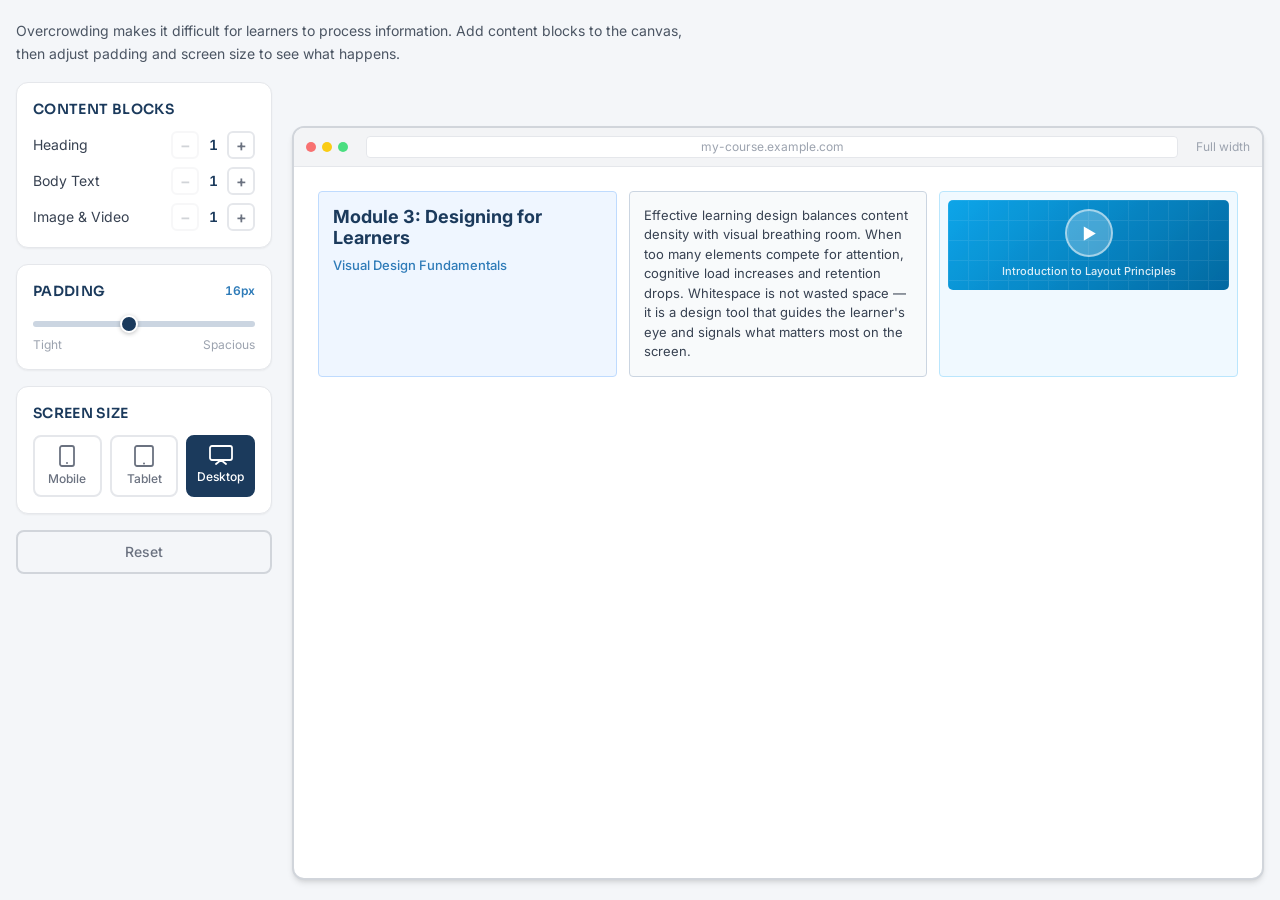
<file: Special Projects/samples/whitespace_exploration.html>
<!DOCTYPE html>
<html lang="en" style="height:100%">
<head>
  <meta charset="UTF-8">
  <meta name="viewport" content="width=device-width, initial-scale=1.0">
  <title>Whitespace Exploration — Visual Design</title>
  <script src="tailwind.js"></script>
  <link href="https://fonts.googleapis.com/css2?family=Sora:wght@400;600;700&family=Inter:wght@400;500;600&display=swap" rel="stylesheet">
  <script>
    tailwind.config = {
      theme: {
        extend: {
          colors: {
            brand: {
              primary:   '#1B3A5C',
              secondary: '#2E7BB8',
              accent:    '#E87722',
              neutral:   '#F4F6F9',
            }
          },
          fontFamily: {
            heading: ['Sora', 'sans-serif'],
            body:    ['Inter', 'sans-serif'],
          }
        }
      }
    }
  </script>
  <style>
    /* Custom transitions not expressible in Tailwind alone */
    .content-block {
      transition: all 0.35s cubic-bezier(0.4, 0, 0.2, 1);
    }

    /* Viewport simulator frame */
    .viewport-frame {
      transition: width 0.4s cubic-bezier(0.4, 0, 0.2, 1);
      position: relative;
    }

    /* Slider thumb styling */
    input[type="range"] {
      -webkit-appearance: none;
      appearance: none;
      height: 6px;
      border-radius: 3px;
      background: #CBD5E1;
      outline: none;
    }
    input[type="range"]::-webkit-slider-thumb {
      -webkit-appearance: none;
      appearance: none;
      width: 18px;
      height: 18px;
      border-radius: 50%;
      background: #1B3A5C;
      cursor: pointer;
      border: 2px solid white;
      box-shadow: 0 1px 4px rgba(0,0,0,0.25);
    }
    input[type="range"]:focus::-webkit-slider-thumb {
      box-shadow: 0 0 0 3px rgba(46,123,184,0.4);
    }
    input[type="range"]::-moz-range-thumb {
      width: 18px;
      height: 18px;
      border-radius: 50%;
      background: #1B3A5C;
      cursor: pointer;
      border: 2px solid white;
    }

    /* Warning pulse when overcrowded */
    @keyframes warning-pulse {
      0%, 100% { box-shadow: 0 0 0 0 rgba(239,68,68,0.3); }
      50%       { box-shadow: 0 0 0 6px rgba(239,68,68,0); }
    }
    .overcrowded {
      animation: warning-pulse 1.5s ease-in-out infinite;
    }

    /* Smooth colour fade on warning bar */
    .warning-bar {
      transition: background-color 0.4s ease, opacity 0.4s ease;
    }

    /* Device size button active state */
    .device-btn.active {
      background-color: #1B3A5C;
      color: white;
      border-color: #1B3A5C;
    }

    /* Grid inner content fade when scale very small */
    .grid-canvas {
      overflow: hidden;
    }
  </style>
</head>
<body class="h-full font-body bg-brand-neutral flex flex-col">

  <a href="#main-content" class="sr-only focus:not-sr-only focus:absolute focus:top-2 focus:left-2 focus:bg-brand-primary focus:text-white focus:px-4 focus:py-2 focus:rounded focus:z-50">Skip to main content</a>

  <main id="main-content" class="flex flex-col flex-1 min-h-0 px-4 py-5 max-w-7xl mx-auto w-full">

    <!-- Intro text -->
    <div class="mb-4">
      <p class="font-body text-gray-600 text-sm leading-relaxed max-w-2xl">
        Overcrowding makes it difficult for learners to process information. Add content blocks to the canvas, then adjust padding and screen size to see what happens.
      </p>
    </div>

    <!-- Main workspace: controls left, canvas right -->
    <div class="flex flex-col lg:flex-row gap-5 flex-1 min-h-0">

      <!-- ── LEFT PANEL: controls ───────────────────────────────────── -->
      <aside class="w-full lg:w-64 flex-shrink-0 flex flex-col gap-4" aria-label="Controls">

        <!-- Content palette -->
        <section aria-labelledby="palette-heading" class="bg-white rounded-xl border border-gray-200 shadow-sm p-4">
          <h2 id="palette-heading" class="font-heading text-sm font-semibold text-brand-primary mb-3 uppercase tracking-wide">Content Blocks</h2>
          <div id="palette" class="space-y-2" aria-label="Add or remove content blocks">
            <!-- Rendered by JS -->
          </div>
        </section>

        <!-- Padding slider -->
        <section aria-labelledby="padding-heading" class="bg-white rounded-xl border border-gray-200 shadow-sm p-4">
          <div class="flex justify-between items-center mb-2">
            <h2 id="padding-heading" class="font-heading text-sm font-semibold text-brand-primary uppercase tracking-wide">Padding</h2>
            <span id="padding-value" class="font-body text-xs font-semibold text-brand-secondary tabular-nums" aria-live="polite"></span>
          </div>
          <input
            type="range"
            id="padding-slider"
            min="4" max="32" step="2"
            class="w-full"
            aria-labelledby="padding-heading"
            aria-valuemin="4" aria-valuemax="32"
          >
          <div class="flex justify-between mt-1">
            <span class="font-body text-xs text-gray-400">Tight</span>
            <span class="font-body text-xs text-gray-400">Spacious</span>
          </div>
        </section>

        <!-- Screen size selector -->
        <section aria-labelledby="screen-heading" class="bg-white rounded-xl border border-gray-200 shadow-sm p-4">
          <h2 id="screen-heading" class="font-heading text-sm font-semibold text-brand-primary mb-3 uppercase tracking-wide">Screen Size</h2>
          <div class="flex gap-2" role="group" aria-labelledby="screen-heading">
            <button
              class="device-btn flex-1 flex flex-col items-center gap-1 border-2 border-gray-200 rounded-lg py-2 px-1 text-gray-500 hover:border-brand-secondary hover:text-brand-secondary focus:outline-none focus:ring-4 focus:ring-blue-200 transition-colors"
              data-device="mobile"
              aria-pressed="false"
              title="Mobile (375px)"
            >
              <!-- Mobile icon SVG -->
              <svg width="18" height="22" viewBox="0 0 18 22" fill="none" stroke="currentColor" stroke-width="1.8" stroke-linecap="round" stroke-linejoin="round" aria-hidden="true">
                <rect x="2" y="1" width="14" height="20" rx="2"/>
                <circle cx="9" cy="18" r="1" fill="currentColor" stroke="none"/>
              </svg>
              <span class="font-body text-xs font-medium">Mobile</span>
            </button>
            <button
              class="device-btn flex-1 flex flex-col items-center gap-1 border-2 border-gray-200 rounded-lg py-2 px-1 text-gray-500 hover:border-brand-secondary hover:text-brand-secondary focus:outline-none focus:ring-4 focus:ring-blue-200 transition-colors"
              data-device="tablet"
              aria-pressed="false"
              title="Tablet (768px)"
            >
              <!-- Tablet icon SVG -->
              <svg width="20" height="22" viewBox="0 0 20 22" fill="none" stroke="currentColor" stroke-width="1.8" stroke-linecap="round" stroke-linejoin="round" aria-hidden="true">
                <rect x="1" y="1" width="18" height="20" rx="2"/>
                <circle cx="10" cy="18.5" r="1" fill="currentColor" stroke="none"/>
              </svg>
              <span class="font-body text-xs font-medium">Tablet</span>
            </button>
            <button
              class="device-btn active flex-1 flex flex-col items-center gap-1 border-2 border-gray-200 rounded-lg py-2 px-1 text-gray-500 hover:border-brand-secondary hover:text-brand-secondary focus:outline-none focus:ring-4 focus:ring-blue-200 transition-colors"
              data-device="desktop"
              aria-pressed="true"
              title="Desktop (1280px)"
            >
              <!-- Desktop icon SVG -->
              <svg width="24" height="20" viewBox="0 0 24 20" fill="none" stroke="currentColor" stroke-width="1.8" stroke-linecap="round" stroke-linejoin="round" aria-hidden="true">
                <rect x="1" y="1" width="22" height="14" rx="2"/>
                <polyline points="7,19 12,15 17,19"/>
              </svg>
              <span class="font-body text-xs font-medium">Desktop</span>
            </button>
          </div>
        </section>

        <!-- Reset -->
        <button
          id="reset-btn"
          class="font-body font-medium text-sm px-4 py-2.5 rounded-lg border-2 border-gray-300 text-gray-500 hover:border-brand-secondary hover:text-brand-secondary focus:outline-none focus:ring-4 focus:ring-blue-200 transition-colors w-full"
        >
          Reset
        </button>

      </aside><!-- /left panel -->

      <!-- ── RIGHT PANEL: canvas ────────────────────────────────────── -->
      <div class="flex-1 flex flex-col min-h-0 min-w-0">

        <!-- Warning bar -->
        <div
          id="warning-bar"
          class="warning-bar rounded-lg px-4 py-2 mb-3 text-sm font-body font-medium flex items-center gap-2"
          aria-live="polite"
          role="status"
          style="opacity:0; background:#FEF2F2; color:#DC2626;"
        >
          <svg width="16" height="16" viewBox="0 0 24 24" fill="none" stroke="currentColor" stroke-width="2" stroke-linecap="round" stroke-linejoin="round" aria-hidden="true"><path d="M10.29 3.86L1.82 18a2 2 0 0 0 1.71 3h16.94a2 2 0 0 0 1.71-3L13.71 3.86a2 2 0 0 0-3.42 0z"/><line x1="12" y1="9" x2="12" y2="13"/><line x1="12" y1="17" x2="12.01" y2="17"/></svg>
          <span id="warning-text"></span>
        </div>

        <!-- Viewport simulator wrapper -->
        <div class="flex justify-center flex-1 min-h-0">
          <div id="viewport-frame" class="viewport-frame flex flex-col bg-white border-2 border-gray-300 rounded-xl shadow-md overflow-hidden" style="width:100%; min-height:420px;">

            <!-- Browser chrome bar -->
            <div class="flex-shrink-0 flex items-center gap-1.5 px-3 py-2 bg-gray-100 border-b border-gray-200">
              <span class="w-2.5 h-2.5 rounded-full bg-red-400"></span>
              <span class="w-2.5 h-2.5 rounded-full bg-yellow-400"></span>
              <span class="w-2.5 h-2.5 rounded-full bg-green-400"></span>
              <div class="flex-1 mx-3 bg-white rounded text-xs text-gray-400 font-body px-2 py-0.5 text-center truncate border border-gray-200" aria-hidden="true">
                my-course.example.com
              </div>
              <span id="viewport-label" class="font-body text-xs text-gray-400 tabular-nums" aria-live="polite"></span>
            </div>

            <!-- Outer margin wrapper -->
            <div id="outer-margin" class="overflow-auto p-6 grid-canvas" style="min-height:360px;">
              <!-- Content grid rendered by JS -->
              <div id="content-grid" class="grid gap-4" style="grid-template-columns: repeat(3, 1fr);">
                <!-- Blocks rendered by JS -->
              </div>

              <!-- Empty state -->
              <div id="empty-state" class="flex flex-col items-center justify-center h-40 text-gray-300">
                <svg width="40" height="40" viewBox="0 0 24 24" fill="none" stroke="currentColor" stroke-width="1.5" stroke-linecap="round" stroke-linejoin="round" aria-hidden="true"><rect x="3" y="3" width="18" height="18" rx="2"/><line x1="3" y1="9" x2="21" y2="9"/><line x1="9" y1="21" x2="9" y2="9"/></svg>
                <p class="font-body text-sm mt-2">Add content blocks using the + buttons</p>
              </div>
            </div>

          </div>
        </div>

      </div><!-- /right panel -->

    </div><!-- /workspace -->

  </main>

  <noscript>
    <div style="font-family:sans-serif;padding:2rem;max-width:600px;margin:auto;">
      <strong>Whitespace Exploration — Visual Design</strong>
      <p>Overcrowding makes it difficult for learners to process information. Good layout design balances the amount of content on a page with adequate padding and whitespace. Too much content forces text and graphics to shrink to illegible sizes; too little content wastes screen space. Responsive design also affects this balance — a layout that works at desktop size may become unreadable on a mobile screen.</p>
    </div>
  </noscript>

  <script>
    // ── STRINGS (localization-ready) ──────────────────────────────────────────
    const STRINGS = {
      en: {
        warningCrowded:   'Getting crowded — content is shrinking. Try reducing items or increasing padding.',
        warningVerySmall: 'Text is too small to read. This layout would frustrate learners.',
        paddingLabel:     (v) => `${v}px`,
        viewportMobile:   '375px',
        viewportTablet:   '768px',
        viewportDesktop:  'Full width',
      }
    };
    const t = STRINGS['en'];

    // ── BLOCK DEFINITIONS ─────────────────────────────────────────────────────
    // Each type: { id, label, description, svgIcon, defaultCount }
    const BLOCK_TYPES = [
      {
        id: 'heading',
        label: 'Heading',
        description: 'Section title',
        color: '#EFF6FF',
        border: '#BFDBFE',
        renderContent: (scale) => {
          const titlePx = Math.max(8,  Math.round(18 * scale));
          const bodyPx  = Math.max(7,  Math.round(13 * scale));
          const pad     = Math.max(6,  Math.round(14 * scale));
          const gap     = Math.max(3,  Math.round(8  * scale));
          return `
            <div style="padding:${pad}px; font-family:'Inter',sans-serif;">
              <div style="font-size:${titlePx}px; font-weight:700; color:#1B3A5C; line-height:1.2; margin-bottom:${gap}px;">
                Module 3: Designing for Learners
              </div>
              <div style="font-size:${bodyPx}px; color:#2E7BB8; font-weight:500; line-height:1.3;">
                Visual Design Fundamentals
              </div>
            </div>`;
        }
      },
      {
        id: 'text',
        label: 'Body Text',
        description: 'Paragraph block',
        color: '#F8FAFB',
        border: '#CBD5E1',
        renderContent: (scale) => {
          const bodyPx  = Math.max(7, Math.round(13 * scale));
          const pad     = Math.max(6, Math.round(14 * scale));
          const lineH   = Math.max(1.2, 1.5);
          return `
            <div style="padding:${pad}px; font-family:'Inter',sans-serif; font-size:${bodyPx}px; color:#374151; line-height:${lineH};">
              Effective learning design balances content density with visual breathing room.
              When too many elements compete for attention, cognitive load increases and
              retention drops. Whitespace is not wasted space — it is a design tool that
              guides the learner's eye and signals what matters most on the screen.
            </div>`;
        }
      },
      {
        id: 'media',
        label: 'Image & Video',
        description: 'Graphic or media',
        color: '#F0F9FF',
        border: '#BAE6FD',
        renderContent: (scale) => {
          const h      = Math.max(32, Math.round(90 * scale));
          const iconW  = Math.max(14, Math.round(32 * scale));
          const labelPx = Math.max(7, Math.round(11 * scale));
          const pad    = Math.max(4, Math.round(8  * scale));
          // Alternating landscape placeholder with icon + label
          return `
            <div style="padding:${pad}px; font-family:'Inter',sans-serif;">
              <div style="height:${h}px; background:linear-gradient(135deg, #0EA5E9 0%, #0369A1 100%); border-radius:5px; display:flex; flex-direction:column; align-items:center; justify-content:center; gap:${Math.max(3,Math.round(6*scale))}px; position:relative; overflow:hidden;">
                <!-- Decorative grid lines for depth -->
                <div style="position:absolute;inset:0;opacity:0.08;background-image:linear-gradient(white 1px,transparent 1px),linear-gradient(90deg,white 1px,transparent 1px);background-size:${Math.max(8,Math.round(20*scale))}px ${Math.max(8,Math.round(20*scale))}px;"></div>
                <!-- Play button -->
                <div style="width:${iconW*1.5}px;height:${iconW*1.5}px;border-radius:50%;background:rgba(255,255,255,0.25);display:flex;align-items:center;justify-content:center;border:${Math.max(1,Math.round(2*scale))}px solid rgba(255,255,255,0.5);">
                  <svg width="${iconW*0.6}" height="${iconW*0.6}" viewBox="0 0 16 16" fill="white" aria-hidden="true"><polygon points="4,2 14,8 4,14"/></svg>
                </div>
                <div style="font-size:${labelPx}px; color:rgba(255,255,255,0.85); font-weight:500; z-index:1;">
                  Introduction to Layout Principles
                </div>
              </div>
            </div>`;
        }
      },
    ];

    // ── DEVICE CONFIG ─────────────────────────────────────────────────────────
    const DEVICES = {
      mobile:  { label: t.viewportMobile,  maxWidthPx: 375  },
      tablet:  { label: t.viewportTablet,  maxWidthPx: 768  },
      desktop: { label: t.viewportDesktop, maxWidthPx: null },
    };

    // ── INITIAL STATE ─────────────────────────────────────────────────────────
    const INITIAL_STATE = {
      device:  'desktop',
      padding: 16,
      blocks: {
        heading:  1,
        text:     1,
        media:    1,
      }
    };

    let state = JSON.parse(JSON.stringify(INITIAL_STATE));

    // ── DERIVED VALUES ────────────────────────────────────────────────────────

    // Total number of blocks currently on canvas
    function totalBlocks() {
      return Object.values(state.blocks).reduce((s, n) => s + n, 0);
    }

    // Compute scale factor: starts shrinking after 6 blocks
    function computeScale() {
      const n = totalBlocks();
      if (n <= 3) return 1;
      // Scale down from 1 to 0.35 as blocks go from 3 to 18
      return Math.max(0.35, 1 - ((n - 3) / 15) * 0.65);
    }

    // Crowding level: 'ok' | 'warning' | 'danger'
    function crowdingLevel() {
      const scale = computeScale();
      if (scale < 0.55) return 'danger';
      if (scale < 0.78) return 'warning';
      return 'ok';
    }

    // ── RENDER FUNCTIONS ──────────────────────────────────────────────────────

    // Render the full UI from state
    function render() {
      renderPalette();
      renderGrid();
      renderViewport();
      renderPaddingSlider();
      renderWarningBar();
    }

    // Render palette +/- buttons
    function renderPalette() {
      const palette = document.getElementById('palette');
      palette.innerHTML = '';
      BLOCK_TYPES.forEach(type => {
        const count = state.blocks[type.id];
        const row = document.createElement('div');
        row.className = 'flex items-center justify-between gap-2';

        const label = document.createElement('span');
        label.className = 'font-body text-sm text-gray-700 flex-1';
        label.textContent = type.label;

        const controls = document.createElement('div');
        controls.className = 'flex items-center gap-1';

        const minusBtn = document.createElement('button');
        minusBtn.className = 'w-7 h-7 rounded-md border-2 border-gray-200 text-gray-500 font-semibold text-base flex items-center justify-center hover:border-brand-secondary hover:text-brand-secondary focus:outline-none focus:ring-2 focus:ring-blue-300 transition-colors disabled:opacity-30 disabled:cursor-not-allowed';
        minusBtn.textContent = '−';
        minusBtn.disabled = count <= 1;
        minusBtn.setAttribute('aria-label', `Remove ${type.label} block`);
        minusBtn.addEventListener('click', () => handleRemoveBlock(type.id));

        const countEl = document.createElement('span');
        countEl.className = 'font-body text-sm font-semibold text-brand-primary tabular-nums w-5 text-center';
        countEl.textContent = count;
        countEl.setAttribute('aria-live', 'polite');
        countEl.setAttribute('aria-label', `${count} ${type.label} block${count !== 1 ? 's' : ''}`);

        const plusBtn = document.createElement('button');
        plusBtn.className = 'w-7 h-7 rounded-md border-2 border-gray-200 text-gray-500 font-semibold text-base flex items-center justify-center hover:border-brand-accent hover:text-brand-accent focus:outline-none focus:ring-2 focus:ring-orange-300 transition-colors';
        plusBtn.textContent = '+';
        plusBtn.setAttribute('aria-label', `Add ${type.label} block`);
        plusBtn.addEventListener('click', () => handleAddBlock(type.id));

        controls.appendChild(minusBtn);
        controls.appendChild(countEl);
        controls.appendChild(plusBtn);
        row.appendChild(label);
        row.appendChild(controls);
        palette.appendChild(row);
      });
    }

    // Render content blocks in the canvas grid
    function renderGrid() {
      const grid       = document.getElementById('content-grid');
      const emptyState = document.getElementById('empty-state');
      const scale      = computeScale();
      const padding    = state.padding;
      const n          = totalBlocks();

      // Update outer margin padding
      document.getElementById('outer-margin').style.padding = `${padding * 1.5}px`;

      // Show/hide empty state
      emptyState.style.display = 'none';
      grid.style.display       = 'grid';

      // Adjust columns: 1 col on mobile device, 2 on tablet, 3 on desktop
      const cols = state.device === 'mobile' ? 1 : state.device === 'tablet' ? 2 : 3;
      grid.style.gridTemplateColumns = `repeat(${cols}, 1fr)`;
      grid.style.gap = `${Math.max(4, Math.round(padding * 0.75))}px`;

      // Rebuild blocks
      grid.innerHTML = '';
      BLOCK_TYPES.forEach(type => {
        const count = state.blocks[type.id];
        for (let i = 0; i < count; i++) {
          const block = document.createElement('div');
          block.className = 'content-block rounded overflow-hidden';
          block.style.border      = `1px solid ${type.border}`;
          block.style.background  = type.color;
          block.style.fontSize    = `${Math.max(8, Math.round(13 * scale))}px`;
          block.innerHTML = type.renderContent(scale);
          grid.appendChild(block);
        }
      });

      // Overcrowded class for pulse warning
      const frame = document.getElementById('viewport-frame');
      if (crowdingLevel() === 'danger') {
        frame.classList.add('overcrowded');
      } else {
        frame.classList.remove('overcrowded');
      }
    }

    // Render viewport frame width based on selected device
    function renderViewport() {
      const frame  = document.getElementById('viewport-frame');
      const vpLabel = document.getElementById('viewport-label');
      const device  = DEVICES[state.device];

      if (device.maxWidthPx) {
        frame.style.maxWidth = device.maxWidthPx + 'px';
        frame.style.width    = device.maxWidthPx + 'px';
      } else {
        frame.style.maxWidth = '100%';
        frame.style.width    = '100%';
      }

      vpLabel.textContent = device.label;

      // Update device button states
      document.querySelectorAll('.device-btn').forEach(btn => {
        const isActive = btn.dataset.device === state.device;
        btn.classList.toggle('active', isActive);
        btn.setAttribute('aria-pressed', isActive ? 'true' : 'false');
      });
    }

    // Render padding slider value display
    function renderPaddingSlider() {
      const slider = document.getElementById('padding-slider');
      const label  = document.getElementById('padding-value');
      slider.value = state.padding;
      label.textContent = t.paddingLabel(state.padding);
    }

    // Render warning bar
    function renderWarningBar() {
      const bar      = document.getElementById('warning-bar');
      const textEl   = document.getElementById('warning-text');
      const level    = crowdingLevel();

      if (level === 'danger') {
        bar.style.opacity         = '1';
        bar.style.backgroundColor = '#FEF2F2';
        bar.style.color           = '#DC2626';
        textEl.textContent        = t.warningVerySmall;
      } else if (level === 'warning') {
        bar.style.opacity         = '1';
        bar.style.backgroundColor = '#FFFBEB';
        bar.style.color           = '#B45309';
        textEl.textContent        = t.warningCrowded;
      } else {
        bar.style.opacity = '0';
        textEl.textContent = '';
      }
    }

    // ── HANDLERS ─────────────────────────────────────────────────────────────

    // Add a block of the given type
    function handleAddBlock(typeId) {
      state.blocks[typeId]++;
      render();
    }

    // Remove a block of the given type
    function handleRemoveBlock(typeId) {
      if (state.blocks[typeId] > 1) {
        state.blocks[typeId]--;
        render();
      }
    }

    // Padding slider changed
    function handlePaddingChange(value) {
      state.padding = parseInt(value, 10);
      render();
    }

    // Device button selected
    function handleDeviceChange(device) {
      state.device = device;
      render();
    }

    // Reset all state to initial values
    function resetState() {
      state = JSON.parse(JSON.stringify(INITIAL_STATE));
      render();
    }

    // ── EVENT LISTENERS ───────────────────────────────────────────────────────
    document.addEventListener('DOMContentLoaded', () => {

      // Padding slider
      document.getElementById('padding-slider').addEventListener('input', (e) => {
        handlePaddingChange(e.target.value);
      });

      // Device buttons
      document.querySelectorAll('.device-btn').forEach(btn => {
        btn.addEventListener('click', () => handleDeviceChange(btn.dataset.device));
      });

      // Reset button
      document.getElementById('reset-btn').addEventListener('click', resetState);

      // Initial render
      render();
    });
  </script>

</body>
</html>
</file>
